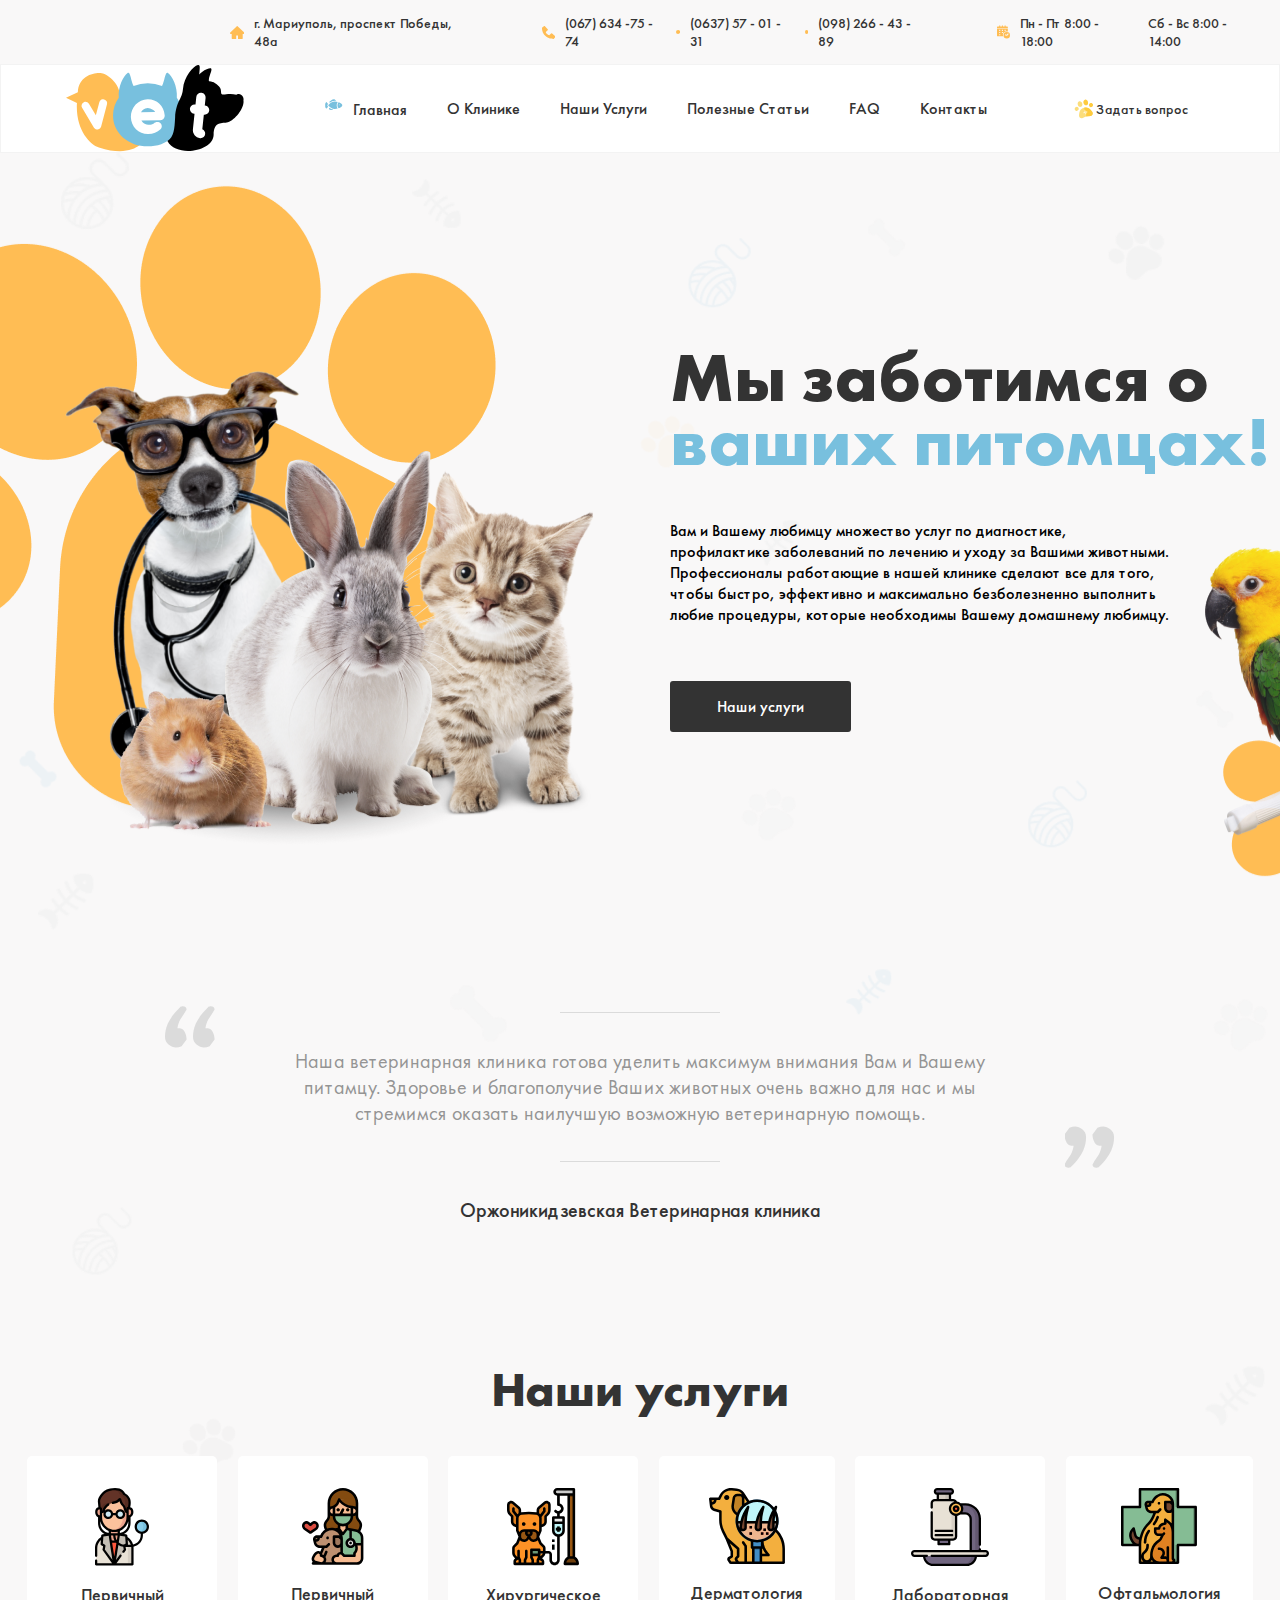
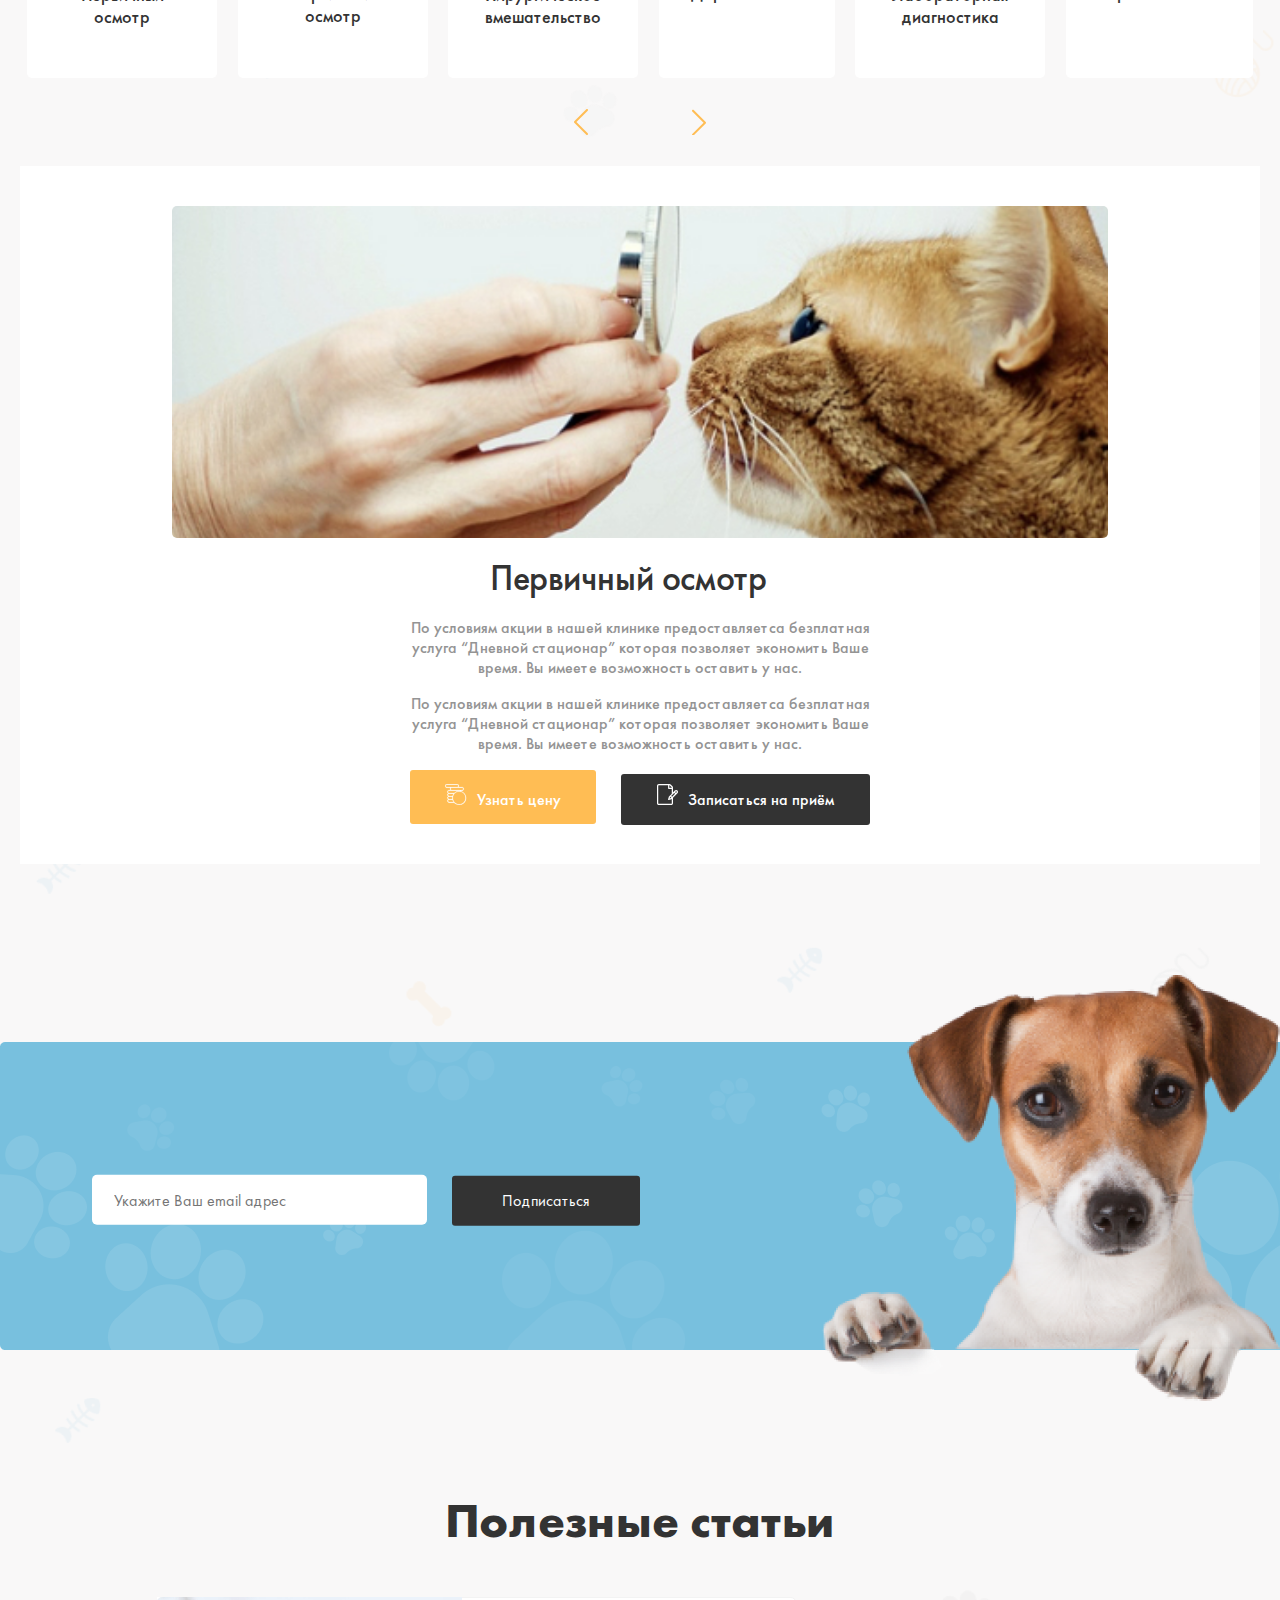
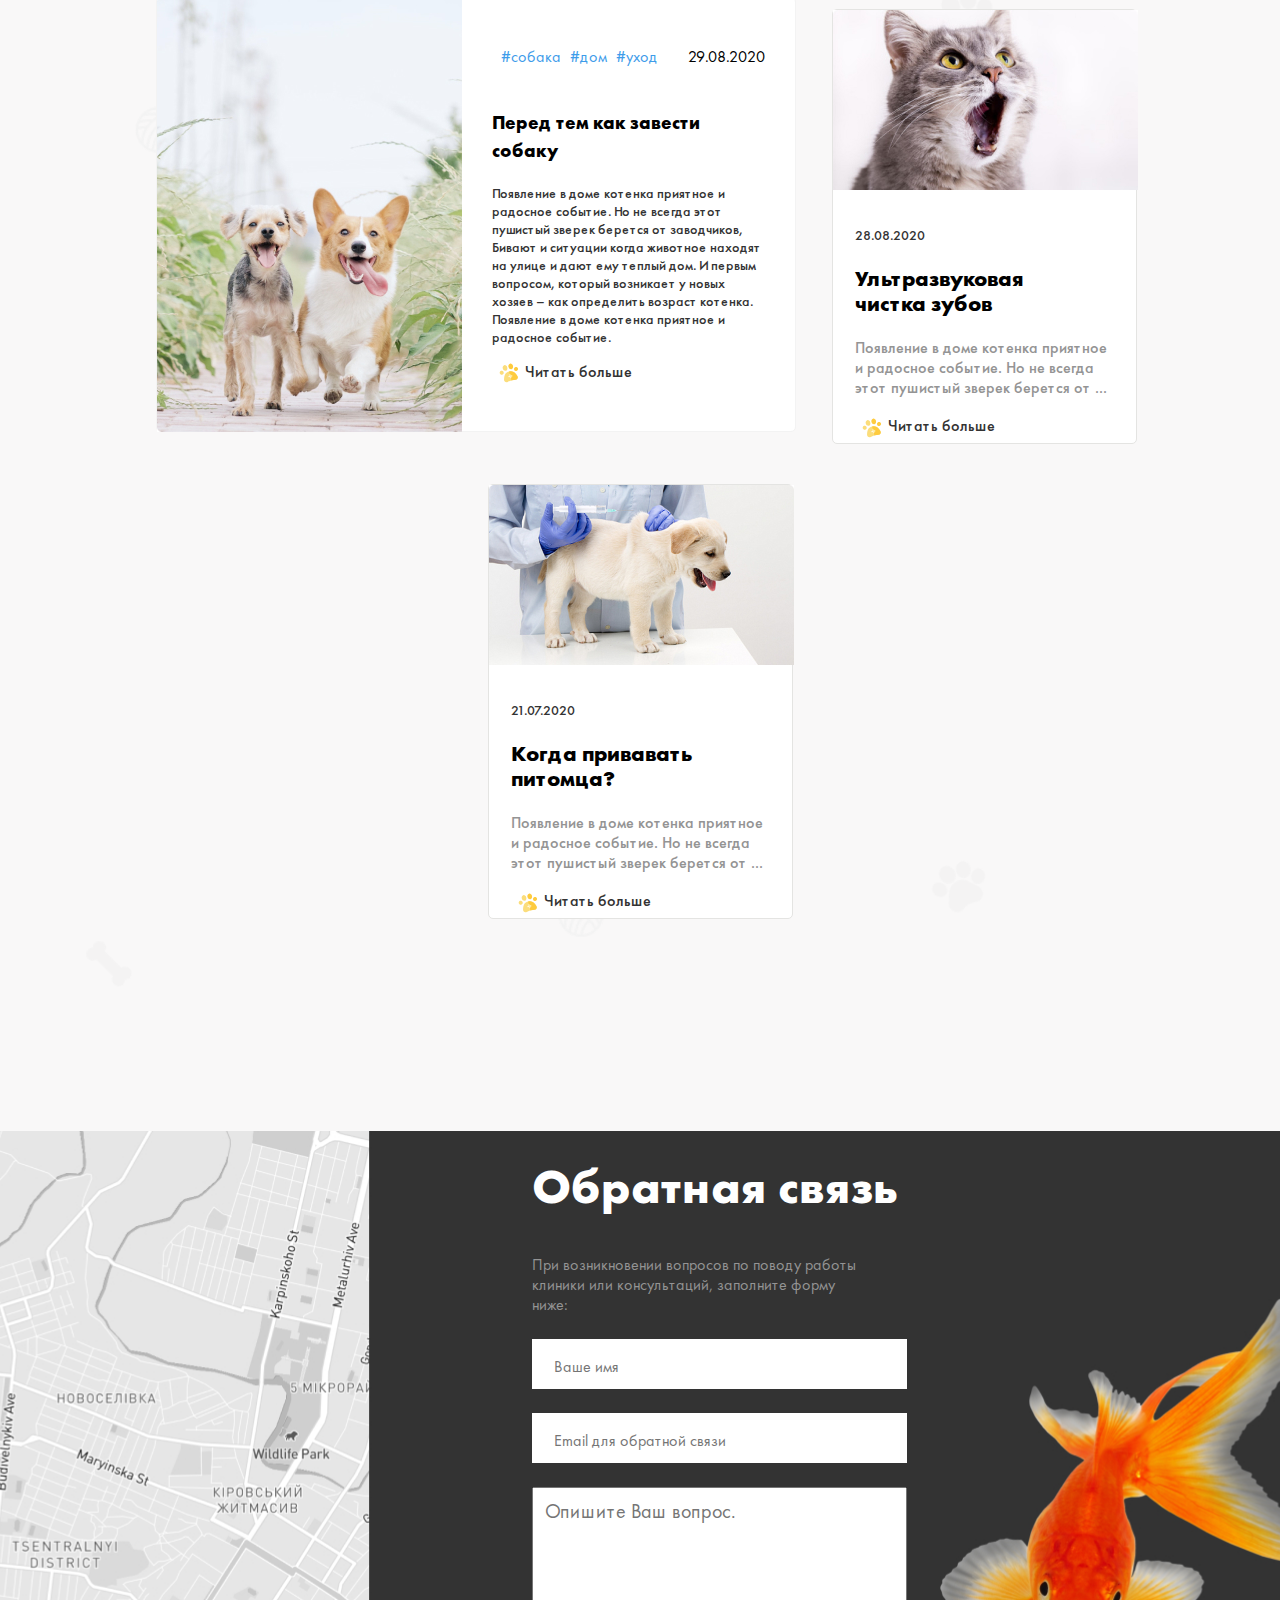
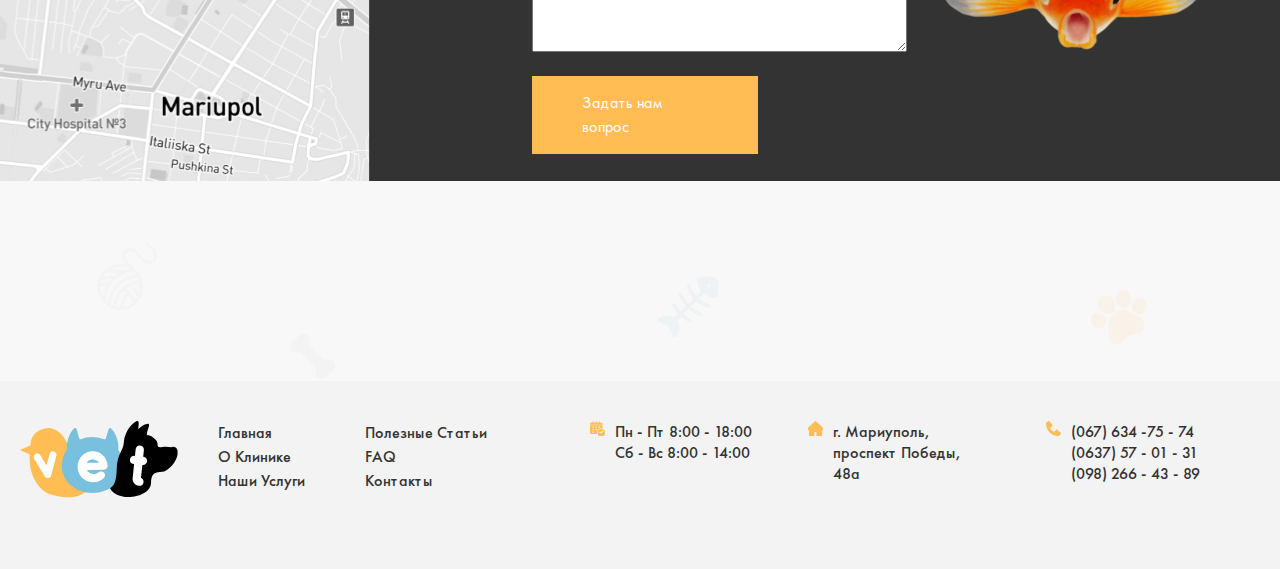
<file: index.html>
<!DOCTYPE html>
<html lang="en">
  <head>
    <meta charset="UTF-8" />
    <meta http-equiv="X-UA-Compatible" content="IE=edge" />
    <meta name="viewport" content="width=device-width, initial-scale=1.0" />
    <link rel="stylesheet" href="./css/main.min.css" />
    <title>Veterinary clinic</title>
  </head>

  <body>
    <header class="header">
      <div class="container">
        <div class="header-top">
          <p class="header-top__address">г. Мариуполь, проспект Победы, 48а</p>

          <span class="header-top__phone">
            <p class="header-top__phone__first">(067) 634 -75 - 74</p>
            <p class="header-top__phone__second">(0637) 57 - 01 - 31</p>
            <p class="header-top__phone__second">(098) 266 - 43 - 89</p>
          </span>

          <span class="header-top__calendar">
            <p class="header-top__calendar__first">Пн - Пт 8:00 - 18:00</p>
            <p class="header-top__calendar__second">Сб - Вс 8:00 - 14:00</p>
          </span>
        </div>

        <!-- ========header-bottom============== -->
        <div class="header-bottom">
          <button class="hamburger-btn">
            <img src="./images/menu.svg" alt="hamburger menu" width="25" height="25" />
          </button>

          <a class="header-bottom__link" href="./index.html">
            <img
              class="header-bottom__logo-img"
              src="./images/logo.svg"
              alt="Site logo"
              width="178"
              height="87"
            />
          </a>

          <nav class="header-bottom__nav-bar">
            <ul class="header-bottom__ul">
              <li class="header-bottom__ul__item">
                <a
                  class="header-bottom__ul__link header-bottom__ul__link--active"
                  href="./index.html"
                  >Главная</a
                >
              </li>

              <li class="header-bottom__ul__item">
                <a class="header-bottom__ul__link" href="#">О Клинике</a>
              </li>

              <li class="header-bottom__ul__item">
                <a class="header-bottom__ul__link" href="./services.html">Наши Услуги</a>
              </li>

              <li class="header-bottom__ul__item">
                <a class="header-bottom__ul__link" href="#">Полезные Статьи</a>
              </li>

              <li class="header-bottom__ul__item">
                <a class="header-bottom__ul__link" href="./faq.html">FAQ</a>
              </li>

              <li class="header-bottom__ul__item">
                <a class="header-bottom__ul__link" href="./contact.html">Контакты</a>
              </li>
            </ul>
          </nav>

          <button class="header-bottom__button" type="button">
            <p class="header-bottom__button__parapraph">Задать вопрос</p>
          </button>
        </div>
      </div>
    </header>
    <!-- ============================ -->

    <main class="main">
      <section class="home-intro">
        <div class="container">
          <!-- <img
            class="intro-bg1"
            src="./images/intro-bg.png"
            alt="Intro background image"
            width="870"
            height="835"
          /> -->

          <div class="home-intro__container__div">
            <h1 class="site-heading">
              Мы заботимся о <span class="heading__span">ваших питомцах!</span>
            </h1>
            <p class="home-intro__text">
              Вам и Вашему любимцу множество услуг по диагностике, профилактике
              заболеваний по лечению и уходу за Вашими животными. Профессионалы работающие
              в нашей клинике сделают все для того, чтобы быстро, эффективно и максимально
              безболезненно выполнить любие процедуры, которые необходимы Вашему домашнему
              любимцу.
            </p>

            <a class="home-intro__link" href="#">Наши услуги</a>
          </div>
        </div>
      </section>

      <!-- =======section-one====== -->

      <section class="home-section-one">
        <div class="container">
          <h2 class="visually-hidden">About veterinary clinic</h2>
          <span class="span-line"></span>
          <p class="home-section-one__text">
            Наша ветеринарная клиника готова уделить максимум внимания Вам и Вашему
            питамцу. Здоровье и благополучие Ваших животных очень важно для нас и мы
            стремимся оказать наилучшую возможную ветеринарную помощь.
          </p>
          <span class="span-line"></span>

          <p class="home-section-one__paragraph">Оржоникидзевская Ветеринарная клиника</p>
        </div>
      </section>

      <!-- =====================section-two=================== -->

      <section class="home-services">
        <div class="container">
          <h2 class="home-services__heading">Наши услуги</h2>

          <div class="home-services__box1">
            <span class="home-services__box__span">
              <img src="./images/rasm1.svg" alt="img" width="54" height="78" />

              <p class="box__span__paragraph">Первичный осмотр</p>
            </span>
            <span class="home-services__box__span">
              <img src="./images/rasm2.svg" alt="img" width="62" height="77" />

              <p class="box__span__paragraph">Первичный осмотр</p>
            </span>
            <span class="home-services__box__span">
              <img src="./images/rasm3.svg" alt="img" width="72" height="78" />

              <p class="box__span__paragraph">Хирургическое вмешательство</p>
            </span>
            <span class="home-services__box__span">
              <img src="./images/rasm4.svg" alt="img" width="76" height="76" />

              <p class="box__span__paragraph">Дерматология</p>
            </span>
            <span class="home-services__box__span">
              <img src="./images/rasm5.svg" alt="img" width="78" height="78" />

              <p class="box__span__paragraph">Лабораторная диагностика</p>
            </span>
            <span class="home-services__box__span">
              <img src="./images/rasm6.svg" alt="img" width="76" height="76" />

              <p class="box__span__paragraph">Офтальмология</p>
            </span>
          </div>
          <button class="slayd-btn">
            <img
              class="slayd-btn__img"
              src="./images/strelka.svg"
              alt="strelka"
              width="14"
              height="26"
            />

            <img
              class="slayd-btn__img"
              src="./images/strelka1.svg"
              alt="strelka"
              width="14"
              height="26"
            />
          </button>
          <!-- ======================== -->
          <div class="home-services__box2">
            <img
              class="home-services__box2__img"
              src="./images/rasm-bg.jpg"
              alt="bg img"
              width="590"
              height="332"
            />

            <div class="home-services__box2__div">
              <h2 class="box2__div__heading">Первичный осмотр</h2>

              <p class="box2__div__text">
                По условиям акции в нашей клинике предоставляетса безплатная услуга
                “Дневной стационар” которая позволяет экономить Ваше время. Вы имеете
                возможность оставить у нас.
              </p>

              <p class="box2__div__text">
                По условиям акции в нашей клинике предоставляетса безплатная услуга
                “Дневной стационар” которая позволяет экономить Ваше время. Вы имеете
                возможность оставить у нас.
              </p>

              <span class="box2__div__span-box">
                <a class="box2__div__link1" href="#">Узнать цену</a>
                <a class="box2__div__link2" href="#">Записаться на приём</a>
              </span>
            </div>
          </div>
        </div>
      </section>
      <!-- ==============================section-three============================= -->
      <section class="home-email">
        <div class="container">
          <div class="home-email__wrapper">
            <form method="POST" class="home-form">
              <input
                type="text"
                class="home-form__input"
                placeholder="Укажите Ваш email адрес"
              />
              <button type="submit" class="home-form__submit">Подписаться</button>
            </form>
          </div>
        </div>
      </section>
      <!-- ==============================section-four============================= -->
      <section class="home-articles">
        <div class="container">
          <h2 class="home-articles__heading">Полезные статьи</h2>

          <div class="home-articles__wrapper">
            <!-- ======= -->
            <div class="home-articles__div1">
              <img
                class="home-articles__div1__img1"
                src="./images/home-articles1.jpg"
                alt="the cats img"
                width="305"
                height="180"
              />
              <span class="home-div1__wrapper">
                <p class="home-div1__wrapper__date">28.08.2020</p>

                <h3 class="home-div1__wrapper__heading">Ультразвуковая чистка зубов</h3>
                <p class="home-div1__wrapper__text">
                  Появление в доме котенка приятное и радосное событие. Но не всегда этот
                  пушистый зверек берется от ...
                </p>
                <button class="home-div1__wrapper__btn">
                  <img src="./images/pet.svg" alt="pet img" width="23" height="21" />
                  <span>Читать больше</span>
                </button>
              </span>
            </div>
            <!-- ============ -->
            <div class="home-articles__div2">
              <img
                class="home-artciles__div2__img"
                src="./images/home-articles2.jpg"
                width="305"
                height="435"
              />

              <span class="home-div2__wrapper">
                <ul class="home-div2__wrapper__list">
                  <li class="home-div2__wrapper__list__item">#собака</li>
                  <li class="home-div2__wrapper__list__item">#дом</li>
                  <li class="home-div2__wrapper__list__item">#уход</li>
                  <li class="home-div2__wrapper__list__item">29.08.2020</li>
                </ul>

                <h3 class="home-div2__wrapper__heading">Перед тем как завести собаку</h3>
                <p class="home-div2__wrapper__text">
                  Появление в доме котенка приятное и радосное событие. Но не всегда этот
                  пушистый зверек берется от заводчиков, Бивают и ситуации когда животное
                  находят на улице и дают ему теплый дом. И первым вопросом, который
                  возникает у новых хозяев – как определить возраст котенка. Появление в
                  доме котенка приятное и радосное событие.
                </p>
                <button class="home-div1__wrapper__btn">
                  <img src="./images/pet.svg" alt="pet img" width="23" height="21" />
                  <span>Читать больше</span>
                </button>
              </span>
            </div>
            <!-- =============== -->

            <div class="home-articles__div1">
              <img
                class="home-articles__div1__img3"
                src="./images/home-articles3.jpg"
                alt="the cats img"
                width="305"
                height="180"
              />
              <span class="home-div1__wrapper">
                <p class="home-div1__wrapper__date">21.07.2020</p>

                <h3 class="home-div1__wrapper__heading">Когда привавать питомца?</h3>
                <p class="home-div1__wrapper__text">
                  Появление в доме котенка приятное и радосное событие. Но не всегда этот
                  пушистый зверек берется от ...
                </p>
                <button class="home-div1__wrapper__btn">
                  <img src="./images/pet.svg" alt="pet img" width="23" height="21" />
                  <span>Читать больше</span>
                </button>
              </span>
            </div>
          </div>
        </div>
      </section>

      <!-- ==========================section-five======================== -->

      <section class="home-feedback">
        <div class="container">
          <div class="home-feedback__wrapper">
            <form action="#" method="POST" class="home-feedback__form">
              <h2 class="home-feedback__form__heading">Обратная связь</h2>
              <p class="home-feedback__form__text">
                При возникновении вопросов по поводу работы клиники или консультаций,
                заполните форму ниже:
              </p>
              <input
                class="home-feedback__form__input"
                type="text"
                placeholder="Ваше имя"
              />
              <input
                class="home-feedback__form__input"
                type="text"
                placeholder="Email для обратной связи"
              />

              <textarea
                class="home-feedback__form__textarea"
                cols="30"
                rows="10"
                placeholder="Опишите Ваш вопрос."
              ></textarea>
              <a href="#" class="home-feedback__form__link">Задать нам вопрос</a>
            </form>
          </div>
        </div>
      </section>
    </main>
    <!-- ==============================footer====================== -->
    <footer class="footer">
      <div class="container">
        <div class="footer-left">
          <img
            class="footer-logo-img"
            src="./images/logo.svg"
            alt="footer logo"
            width="158"
            height="77"
          />
          <div class="footer-left__middle-box">
            <ul class="footer-left__list">
              <li class="footer-left__list-item">
                <a href="./index.html" class="footer-left__link">Главная</a>
              </li>

              <li class="footer-left__list-item">
                <a href="#" class="footer-left__link">О Клинике</a>
              </li>

              <li class="footer-left__list-item">
                <a href="./services.html" class="footer-left__link">Наши Услуги</a>
              </li>
            </ul>

            <ul class="footer-left__list">
              <li class="footer-left__list-item">
                <a href="#" class="footer-left__link">Полезные Статьи</a>
              </li>

              <li class="footer-left__list-item">
                <a href="./faq.html" class="footer-left__link">FAQ</a>
              </li>

              <li class="footer-left__list-item">
                <a href="./contact.html" class="footer-left__link">Контакты</a>
              </li>
            </ul>
          </div>
        </div>

        <div class="footer-right">
          <div class="footer-right__first-box">
            <img
              class="footer-right__box-img"
              src="./images/calendar.svg"
              alt="kalendar icon"
              width="15"
              height="15"
            />
            <div class="footer-right-b">
              <span class="footer-right__info">Пн - Пт 8:00 - 18:00</span>
              <span class="footer-right__info">Сб - Вс 8:00 - 14:00</span>
            </div>
          </div>

          <div class="footer-right__second-box">
            <img
              class="footer-right__box-img"
              src="./images/house.svg"
              alt="home icon"
              width="15"
              height="15"
            />
            <div class="footer-right-b">
              <span class="footer-right__info footer-right__info2"
                >г. Мариуполь, проспект Победы, 48а</span
              >
            </div>
          </div>

          <div class="footer-right__third-box">
            <img
              class="footer-right__box-img"
              src="./images/phone.svg"
              alt="phone icon"
              width="15"
              height="15"
            />
            <div class="footer-right-b">
              <span class="footer-right__info">(067) 634 -75 - 74</span>
              <span class="footer-right__info">(0637) 57 - 01 - 31</span>
              <span class="footer-right__info">(098) 266 - 43 - 89</span>
            </div>
          </div>
        </div>
      </div>
    </footer>

    <!-- ===============modal=================== -->

    <div class="modal">
      <div class="modal-inner">
        <button class="close-btn">
          <img src="./images/Vectorxx.svg" alt="close btn" width="18" height="18" />
        </button>

        <span class="modal__span1">
          <p class="modal__span1__paragraph">Авторизация:</p>

          <a href="#" class="modal__span1__google-link">
            <img
              class="google-icon"
              src="./images/google-icon.svg"
              alt="google icon"
              width="20"
              height="20"
            />
            <p class="google-link__paragraph">Войти через Google</p>
          </a>

          <a href="#" class="modal__span1__facebook-link">
            <img
              class="facebook-icon"
              src="./images/facebook-icon.svg"
              alt="google icon"
              width="20"
              height="20"
            />
            <p class="google-link__paragraph">Войти через Facebook</p>
          </a>
        </span>

        <span class="modal__span2">
          <h3 class="modal__span2__heading">Задать вопрос</h3>

          <form action="#" class="modal__span2__form">
            <input class="modal__span2__form__input" type="text" placeholder="Ваше имя" />

            <textarea
              class="modal__span2__form__textarea"
              cols="30"
              rows="10"
              placeholder="Опишите Ваш вопрос."
            ></textarea>

            <button type="submit" class="modal__span2__form__btn">Отправить</button>
          </form>
        </span>
      </div>
    </div>

    <script src="./js/modal.js"></script>
  </body>
</html>
</file>
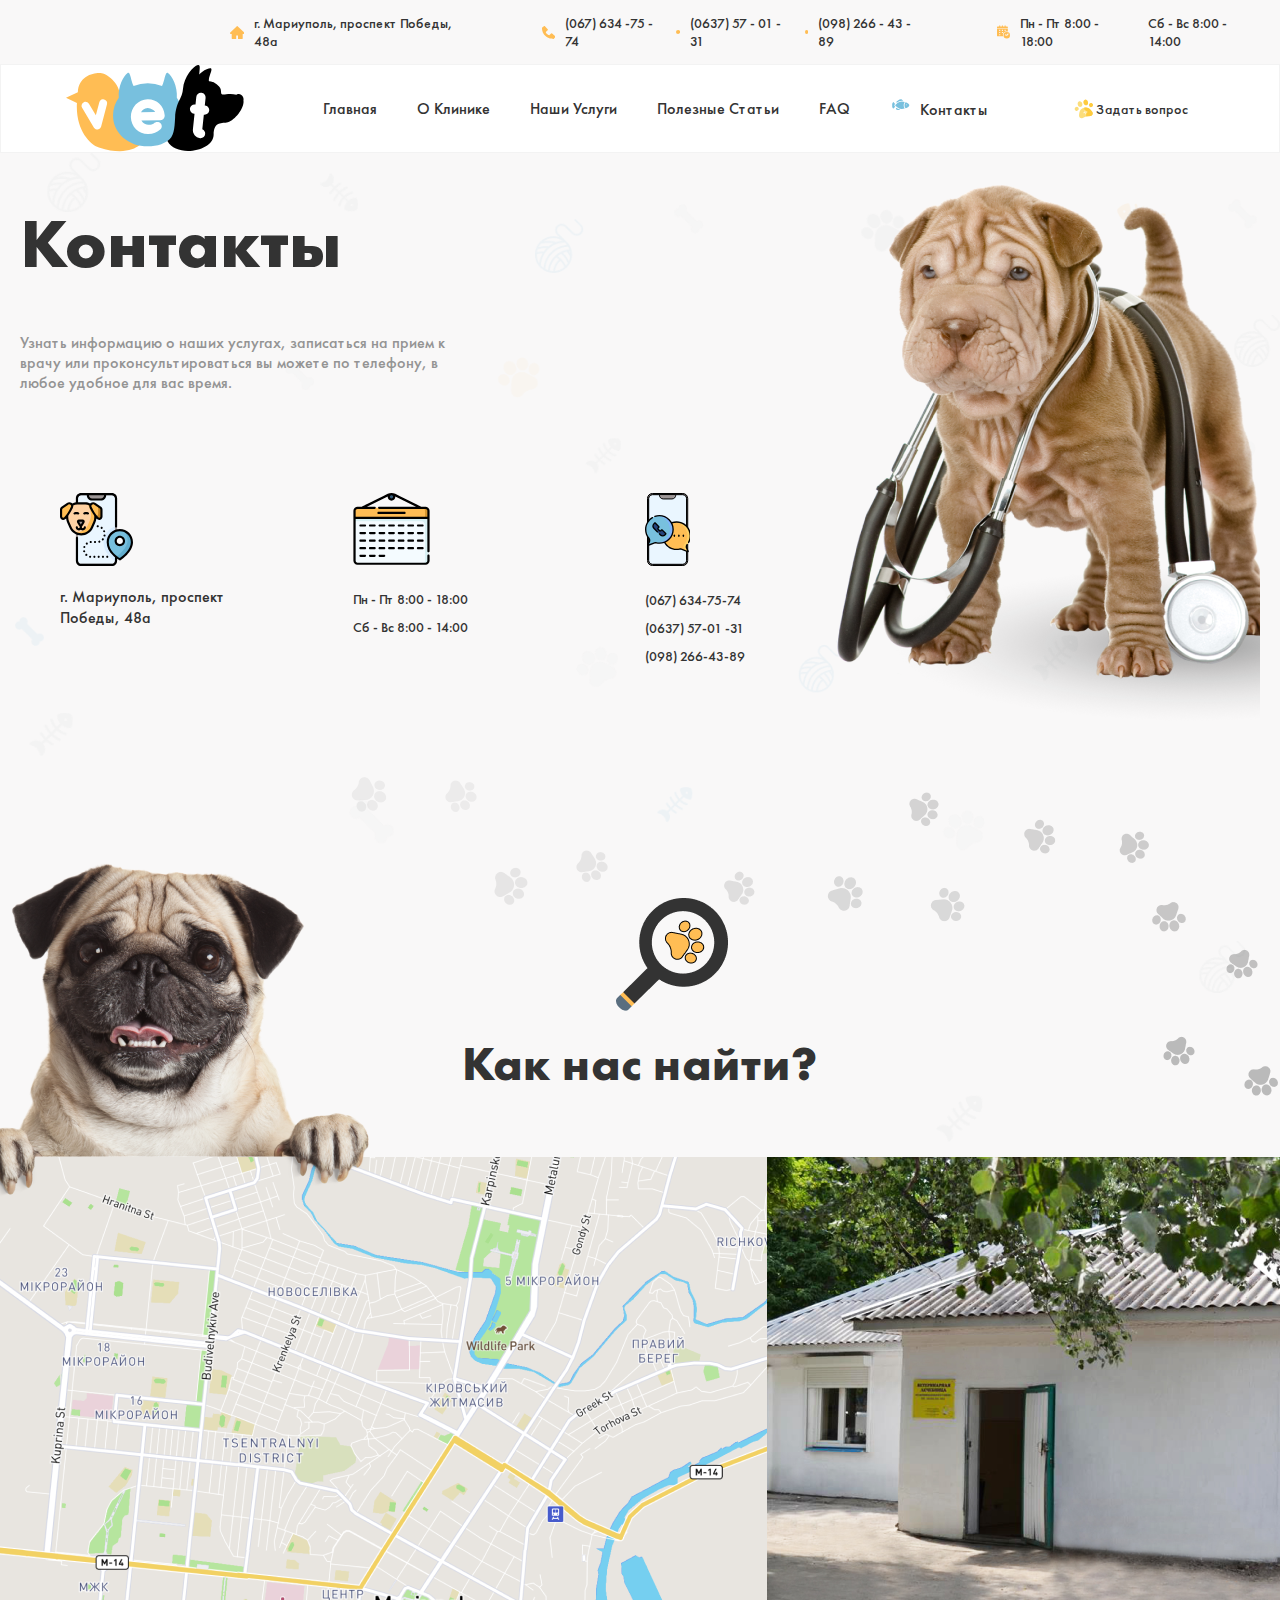
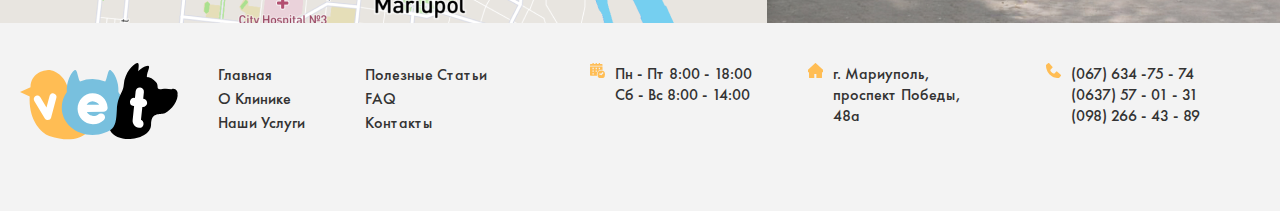
<file: contact.html>
<!DOCTYPE html>
<html lang="en">
  <head>
    <meta charset="UTF-8" />
    <meta http-equiv="X-UA-Compatible" content="IE=edge" />
    <meta name="viewport" content="width=device-width, initial-scale=1.0" />
    <link rel="stylesheet" href="./css/main.min.css" />
    <title>Contact</title>
  </head>

  <body>
    <header class="header">
      <div class="container">
        <div class="header-top">
          <p class="header-top__address">г. Мариуполь, проспект Победы, 48а</p>

          <span class="header-top__phone">
            <p class="header-top__phone__first">(067) 634 -75 - 74</p>
            <p class="header-top__phone__second">(0637) 57 - 01 - 31</p>
            <p class="header-top__phone__second">(098) 266 - 43 - 89</p>
          </span>

          <span class="header-top__calendar">
            <p class="header-top__calendar__first">Пн - Пт 8:00 - 18:00</p>
            <p class="header-top__calendar__second">Сб - Вс 8:00 - 14:00</p>
          </span>
        </div>

        <!-- ========header-bottom============== -->
        <div class="header-bottom">
          <button class="hamburger-btn">
            <img src="./images/menu.svg" alt="hamburger menu" width="25" height="25" />
          </button>

          <a class="header-bottom__link" href="./index.html">
            <img
              class="header-bottom__logo-img"
              src="./images/logo.svg"
              alt="Site logo"
              width="178"
              height="87"
            />
          </a>

          <nav class="header-bottom__nav-bar">
            <ul class="header-bottom__ul">
              <li class="header-bottom__ul__item">
                <a class="header-bottom__ul__link" href="./index.html">Главная</a>
              </li>

              <li class="header-bottom__ul__item">
                <a class="header-bottom__ul__link" href="#">О Клинике</a>
              </li>

              <li class="header-bottom__ul__item">
                <a class="header-bottom__ul__link" href="#">Наши Услуги</a>
              </li>

              <li class="header-bottom__ul__item">
                <a class="header-bottom__ul__link" href="#">Полезные Статьи</a>
              </li>

              <li class="header-bottom__ul__item">
                <a class="header-bottom__ul__link" href="./faq.html">FAQ</a>
              </li>

              <li class="header-bottom__ul__item">
                <a
                  class="header-bottom__ul__link header-bottom__ul__link--active"
                  href="./contact.html"
                  >Контакты</a
                >
              </li>
            </ul>
          </nav>

          <button class="header-bottom__button" type="button">
            <p class="header-bottom__button__parapraph">Задать вопрос</p>
          </button>
        </div>
      </div>
    </header>

    <!-- ===============main================= -->

    <main class="main">
      <section class="contact-intro">
        <div class="container">
          <div class="contact-intro__box">
            <h2 class="contact-intro__box__heading">Контакты</h2>

            <p class="contact-intro__box__text">
              Узнать информацию о наших услугах, записаться на прием к врачу или
              проконсультироваться вы можете по телефону, в любое удобное для вас время.
            </p>

            <ul class="contact-intro__box__ul">
              <li class="contact-intro__item">г. Мариуполь, проспект Победы, 48а</li>
              <li class="contact-intro__item">
                <p class="contact-intro__item__paragraph">Пн - Пт 8:00 - 18:00</p>
                <p class="contact-intro__item__paragraph">Сб - Вс 8:00 - 14:00</p>
              </li>
              <li class="contact-intro__item">
                <p class="contact-intro__item__paragraph">(067) 634-75-74</p>
                <p class="contact-intro__item__paragraph">(0637) 57-01 -31</p>
                <p class="contact-intro__item__paragraph">(098) 266-43-89</p>
              </li>
            </ul>
          </div>

          <div class="contact-intro__bg-wrapper"></div>
        </div>
      </section>

      <!-- ================= -->

      <section class="contact-search">
        <div class="container">
          <h2 class="contact-search__heading">Как нас найти?</h2>
        </div>
      </section>
    </main>
    <!-- ==============================footer====================== -->
    <footer class="footer">
      <div class="container">
        <div class="footer-left">
          <img
            class="footer-logo-img"
            src="./images/logo.svg"
            alt="footer logo"
            width="158"
            height="77"
          />
          <div class="footer-left__middle-box">
            <ul class="footer-left__list">
              <li class="footer-left__list-item">
                <a href="./index.html" class="footer-left__link">Главная</a>
              </li>

              <li class="footer-left__list-item">
                <a href="#" class="footer-left__link">О Клинике</a>
              </li>

              <li class="footer-left__list-item">
                <a href="./services.html" class="footer-left__link">Наши Услуги</a>
              </li>
            </ul>

            <ul class="footer-left__list">
              <li class="footer-left__list-item">
                <a href="#" class="footer-left__link">Полезные Статьи</a>
              </li>

              <li class="footer-left__list-item">
                <a href="./faq.html" class="footer-left__link">FAQ</a>
              </li>

              <li class="footer-left__list-item">
                <a href="./contact.html" class="footer-left__link">Контакты</a>
              </li>
            </ul>
          </div>
        </div>

        <div class="footer-right">
          <div class="footer-right__first-box">
            <img
              class="footer-right__box-img"
              src="./images/calendar.svg"
              alt="kalendar icon"
              width="15"
              height="15"
            />
            <div class="footer-right-b">
              <span class="footer-right__info">Пн - Пт 8:00 - 18:00</span>
              <span class="footer-right__info">Сб - Вс 8:00 - 14:00</span>
            </div>
          </div>

          <div class="footer-right__second-box">
            <img
              class="footer-right__box-img"
              src="./images/house.svg"
              alt="home icon"
              width="15"
              height="15"
            />
            <div class="footer-right-b">
              <span class="footer-right__info footer-right__info2"
                >г. Мариуполь, проспект Победы, 48а</span
              >
            </div>
          </div>

          <div class="footer-right__third-box">
            <img
              class="footer-right__box-img"
              src="./images/phone.svg"
              alt="phone icon"
              width="15"
              height="15"
            />
            <div class="footer-right-b">
              <span class="footer-right__info">(067) 634 -75 - 74</span>
              <span class="footer-right__info">(0637) 57 - 01 - 31</span>
              <span class="footer-right__info">(098) 266 - 43 - 89</span>
            </div>
          </div>
        </div>
      </div>
    </footer>

    <!-- ===============modal=================== -->

    <div class="modal">
      <div class="modal-inner">
        <button class="close-btn">
          <img src="./images/Vectorxx.svg" alt="close btn" width="18" height="18" />
        </button>

        <span class="modal__span1">
          <p class="modal__span1__paragraph">Авторизация:</p>

          <a href="#" class="modal__span1__google-link">
            <img
              class="google-icon"
              src="./images/google-icon.svg"
              alt="google icon"
              width="20"
              height="20"
            />
            <p class="google-link__paragraph">Войти через Google</p>
          </a>

          <a href="#" class="modal__span1__facebook-link">
            <img
              class="facebook-icon"
              src="./images/facebook-icon.svg"
              alt="google icon"
              width="20"
              height="20"
            />
            <p class="google-link__paragraph">Войти через Facebook</p>
          </a>
        </span>

        <span class="modal__span2">
          <h3 class="modal__span2__heading">Задать вопрос</h3>

          <form action="#" class="modal__span2__form">
            <input class="modal__span2__form__input" type="text" placeholder="Ваше имя" />

            <textarea
              class="modal__span2__form__textarea"
              cols="30"
              rows="10"
              placeholder="Опишите Ваш вопрос."
            ></textarea>

            <button type="submit" class="modal__span2__form__btn">Отправить</button>
          </form>
        </span>
      </div>
    </div>

    <script src="./js/modal.js"></script>
  </body>
</html>
</file>
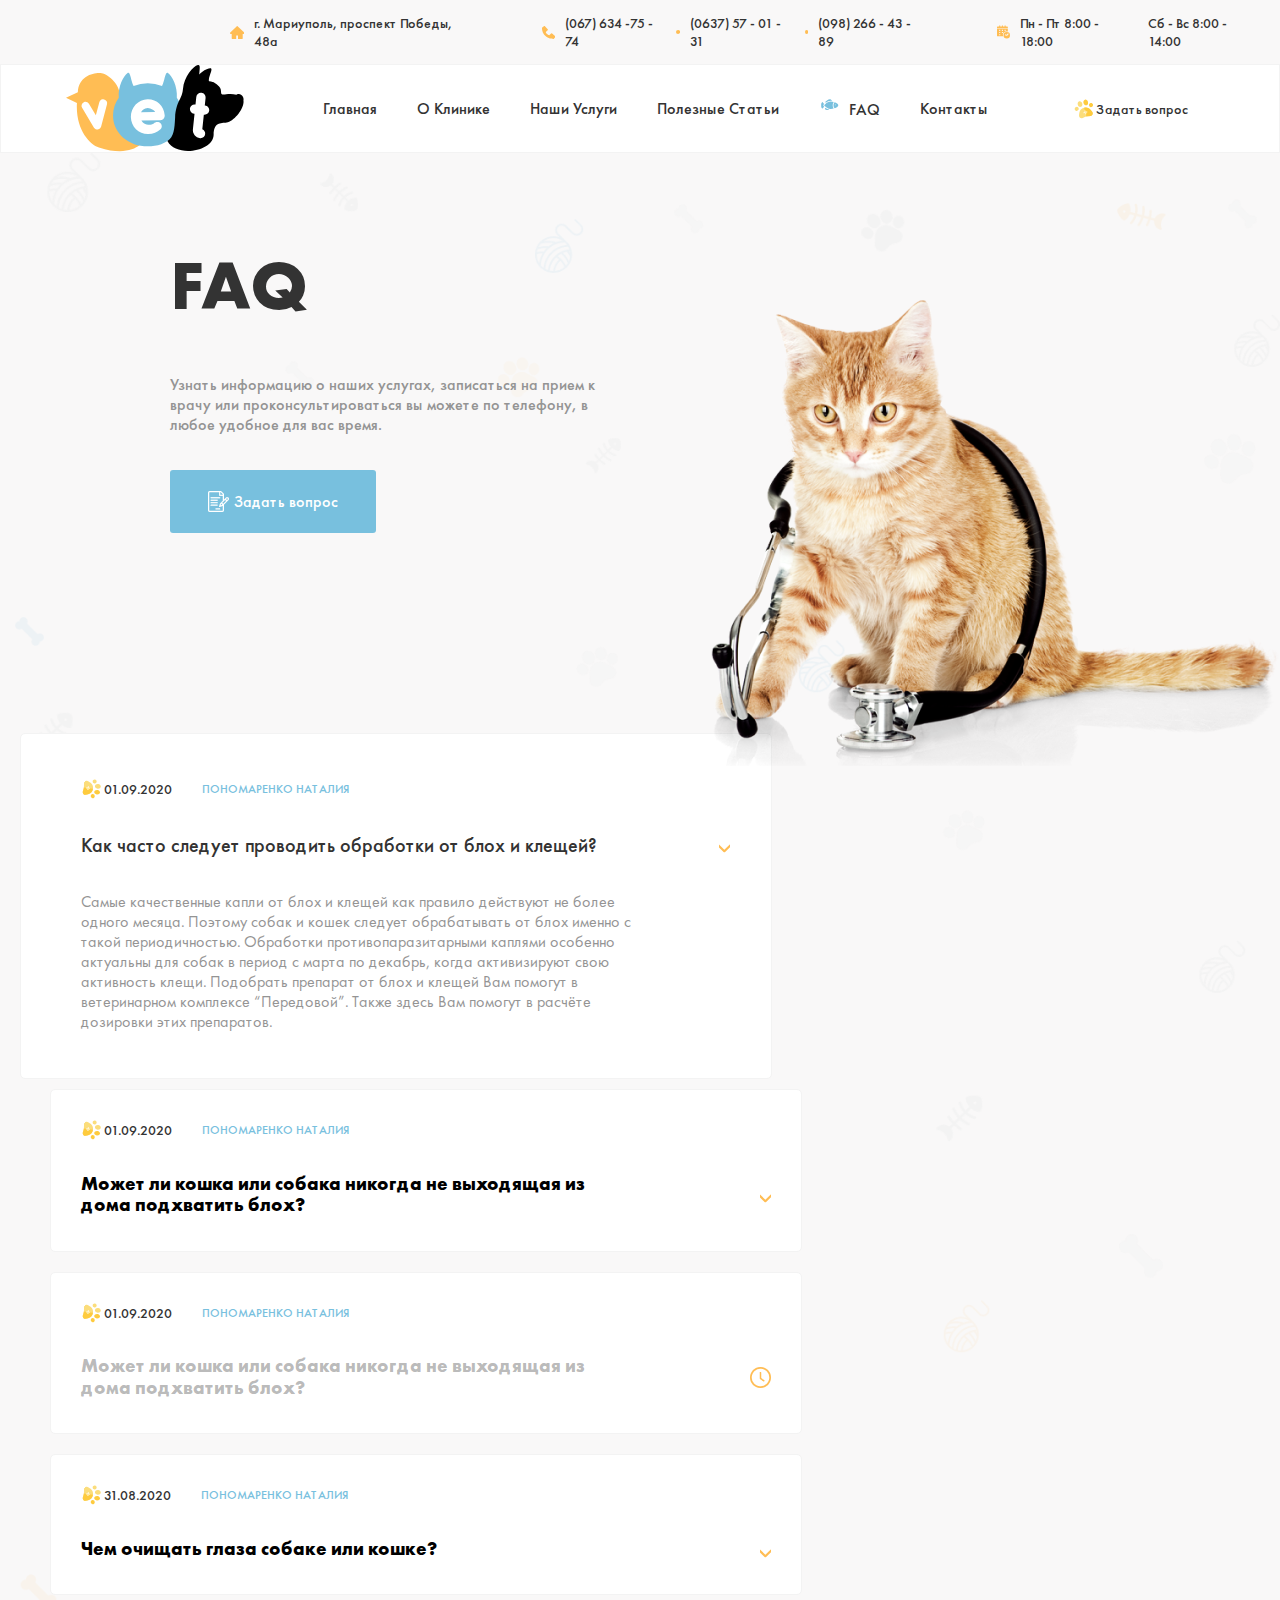
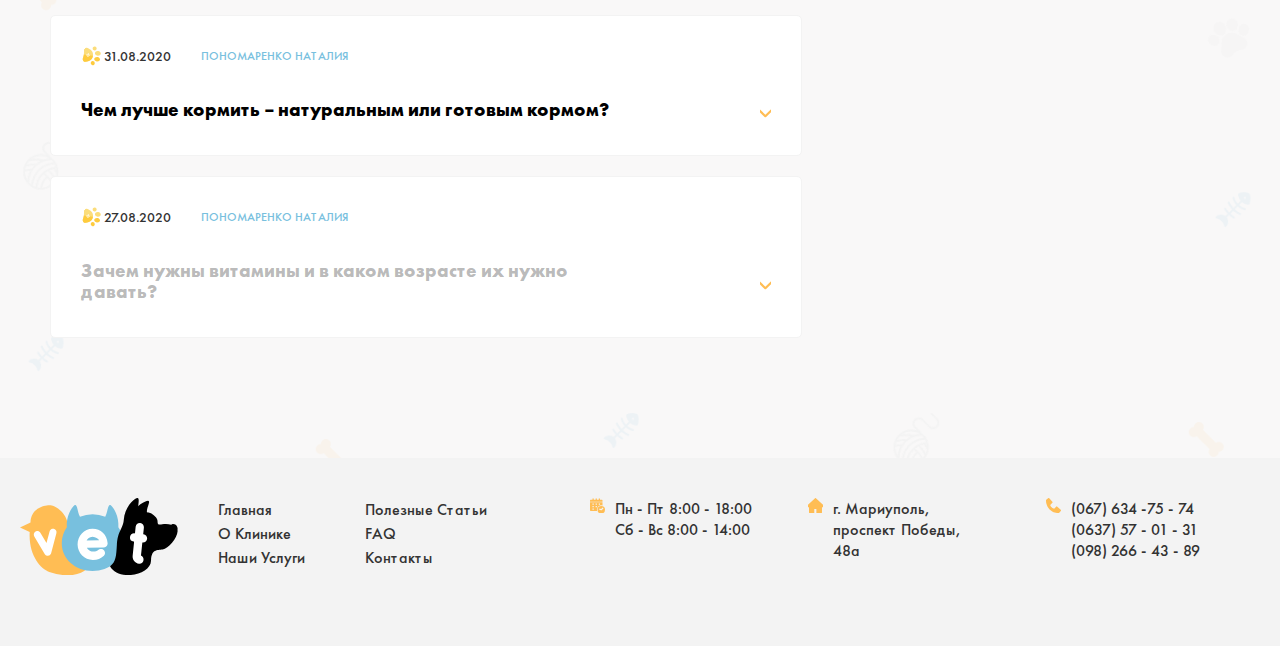
<file: faq.html>
<!DOCTYPE html>
<html lang="en">
  <head>
    <meta charset="UTF-8" />
    <meta http-equiv="X-UA-Compatible" content="IE=edge" />
    <meta name="viewport" content="width=device-width, initial-scale=1.0" />
    <link rel="stylesheet" href="./css/main.min.css" />
    <title>faq</title>
  </head>
  <body>
    <header class="header">
      <div class="container">
        <div class="header-top">
          <p class="header-top__address">г. Мариуполь, проспект Победы, 48а</p>

          <span class="header-top__phone">
            <p class="header-top__phone__first">(067) 634 -75 - 74</p>
            <p class="header-top__phone__second">(0637) 57 - 01 - 31</p>
            <p class="header-top__phone__second">(098) 266 - 43 - 89</p>
          </span>

          <span class="header-top__calendar">
            <p class="header-top__calendar__first">Пн - Пт 8:00 - 18:00</p>
            <p class="header-top__calendar__second">Сб - Вс 8:00 - 14:00</p>
          </span>
        </div>

        <!-- ========header-bottom============== -->
        <div class="header-bottom">
          <button class="hamburger-btn">
            <img src="./images/menu.svg" alt="hamburger menu" width="25" height="25" />
          </button>

          <a class="header-bottom__link" href="./index.html">
            <img
              class="header-bottom__logo-img"
              src="./images/logo.svg"
              alt="Site logo"
              width="178"
              height="87"
            />
          </a>

          <nav class="header-bottom__nav-bar">
            <ul class="header-bottom__ul">
              <li class="header-bottom__ul__item">
                <a class="header-bottom__ul__link" href="./index.html">Главная</a>
              </li>

              <li class="header-bottom__ul__item">
                <a class="header-bottom__ul__link" href="#">О Клинике</a>
              </li>

              <li class="header-bottom__ul__item">
                <a class="header-bottom__ul__link" href="./services.html">Наши Услуги</a>
              </li>

              <li class="header-bottom__ul__item">
                <a class="header-bottom__ul__link" href="#">Полезные Статьи</a>
              </li>

              <li class="header-bottom__ul__item">
                <a
                  class="header-bottom__ul__link header-bottom__ul__link--active"
                  href="faq.html"
                  >FAQ</a
                >
              </li>

              <li class="header-bottom__ul__item">
                <a class="header-bottom__ul__link" href="./contact.html">Контакты</a>
              </li>
            </ul>
          </nav>

          <button class="header-bottom__button" type="button">
            <p class="header-bottom__button__parapraph">Задать вопрос</p>
          </button>
        </div>
      </div>
    </header>
    <!-- ===================================site main==================== -->

    <main class="main">
      <section class="faq-intro">
        <div class="container">
          <div class="faq-intro__wrapper">
            <h2 class="faq-intro__wrapper__heading">FAQ</h2>
            <p class="faq-intro__wrapper__text">
              Узнать информацию о наших услугах, записаться на прием к врачу или
              проконсультироваться вы можете по телефону, в любое удобное для вас время.
            </p>

            <button type="button" class="faq-intro__wrapper__btn">
              <img
                src="./images/faq-intro1.png"
                alt="Faq intro btn img"
                width="21"
                height="21"
              />
              <p>Задать вопрос</p>
            </button>
          </div>
        </div>
      </section>

      <!-- =========================section-one================= -->
      <section class="faq-questions">
        <div class="container">
          <div class="faq-questions__wrapper">
            <button class="faq-questions__wrapper__btn1" type="button">
              <span class="faq-questions__wrapper__btn1__span">
                <p class="faq-questions__wrapper__btn1__date">01.09.2020</p>
                <p class="faq-questions__wrapper__btn1__paragraph">Пономаренко Наталия</p>
              </span>
              <span class="faq-questions__wrapper__btn1__span">
                <h3 class="faq-questions__wrapper__btn1__heading">
                  Как часто следует проводить обработки от блох и клещей?
                </h3>
                <img
                  class="faq-questions__wrapper__btn1__img"
                  src="./images/faq-questions2.svg"
                  alt="shape"
                  width="11"
                  height="16"
                />
              </span>
              <p class="faq-questions__wrapper__btn1__text">
                Самые качественные капли от блох и клещей как правило действуют не более
                одного месяца. Поэтому собак и кошек следует обрабатывать от блох именно с
                такой периодичностью. Обработки противопаразитарными каплями особенно
                актуальны для собак в период с марта по декабрь, когда активизируют свою
                активность клещи. Подобрать препарат от блох и клещей Вам помогут в
                ветеринарном комплексе “Передовой”. Также здесь Вам помогут в расчёте
                дозировки этих препаратов.
              </p>
            </button>

            <!-- =========== -->
            <button class="faq-questions__wrapper__btn2">
              <span class="faq-questions__wrapper__btn1__span">
                <p class="faq-questions__wrapper__btn1__date">01.09.2020</p>
                <p class="faq-questions__wrapper__btn1__paragraph">Пономаренко Наталия</p>
              </span>
              <span class="faq-questions__wrapper__btn1__span">
                <h3 class="faq-questions__wrapper__btn2__heading">
                  Может ли кошка или собака никогда не выходящая из дома подхватить блох?
                </h3>
                <img
                  class="faq-questions__wrapper__btn1__img"
                  src="./images/faq-questions2.svg"
                  alt="shape"
                  width="11"
                  height="16"
                />
              </span>
            </button>
            <!-- ================ -->
            <button class="faq-questions__wrapper__btn2" disabled>
              <span class="faq-questions__wrapper__btn1__span">
                <p class="faq-questions__wrapper__btn1__date">01.09.2020</p>
                <p class="faq-questions__wrapper__btn1__paragraph">Пономаренко Наталия</p>
              </span>
              <span class="faq-questions__wrapper__btn1__span">
                <h3 class="faq-questions__wrapper__btn2__heading">
                  Может ли кошка или собака никогда не выходящая из дома подхватить блох?
                </h3>
                <img
                  class="faq-questions__wrapper__btn1__img"
                  src="./images/faq-questions1.png"
                  alt="shape"
                  width="21"
                  height="21"
                />
              </span>
            </button>
            <!-- ================ -->
            <button class="faq-questions__wrapper__btn2">
              <span class="faq-questions__wrapper__btn1__span">
                <p class="faq-questions__wrapper__btn1__date">31.08.2020</p>
                <p class="faq-questions__wrapper__btn1__paragraph">Пономаренко Наталия</p>
              </span>
              <span class="faq-questions__wrapper__btn1__span">
                <h3 class="faq-questions__wrapper__btn2__heading">
                  Чем очищать глаза собаке или кошке?
                </h3>
                <img
                  class="faq-questions__wrapper__btn1__img"
                  src="./images/faq-questions2.svg"
                  alt="shape"
                  width="11"
                  height="16"
                />
              </span>
            </button>

            <!-- ================ -->
            <button class="faq-questions__wrapper__btn2">
              <span class="faq-questions__wrapper__btn1__span">
                <p class="faq-questions__wrapper__btn1__date">31.08.2020</p>
                <p class="faq-questions__wrapper__btn1__paragraph">Пономаренко Наталия</p>
              </span>
              <span class="faq-questions__wrapper__btn1__span">
                <h3 class="faq-questions__wrapper__btn2__heading">
                  Чем лучше кормить – натуральным или готовым кормом?
                </h3>
                <img
                  class="faq-questions__wrapper__btn1__img"
                  src="./images/faq-questions2.svg"
                  alt="shape"
                  width="11"
                  height="16"
                />
              </span>
            </button>

            <!-- ================ -->
            <button class="faq-questions__wrapper__btn2" disabled>
              <span class="faq-questions__wrapper__btn1__span">
                <p class="faq-questions__wrapper__btn1__date">27.08.2020</p>
                <p class="faq-questions__wrapper__btn1__paragraph">Пономаренко Наталия</p>
              </span>
              <span class="faq-questions__wrapper__btn1__span">
                <h3 class="faq-questions__wrapper__btn2__heading">
                  Зачем нужны витамины и в каком возрасте их нужно давать?
                </h3>
                <img
                  class="faq-questions__wrapper__btn1__img"
                  src="./images/faq-questions2.svg"
                  alt="shape"
                  width="11"
                  height="16"
                />
              </span>
            </button>
          </div>
        </div>
      </section>
    </main>

    <!-- ==============================footer====================== -->
    <footer class="footer">
      <div class="container">
        <div class="footer-left">
          <img
            class="footer-logo-img"
            src="./images/logo.svg"
            alt="footer logo"
            width="158"
            height="77"
          />
          <div class="footer-left__middle-box">
            <ul class="footer-left__list">
              <li class="footer-left__list-item">
                <a href="./index.html" class="footer-left__link">Главная</a>
              </li>

              <li class="footer-left__list-item">
                <a href="#" class="footer-left__link">О Клинике</a>
              </li>

              <li class="footer-left__list-item">
                <a href="./services.html" class="footer-left__link">Наши Услуги</a>
              </li>
            </ul>

            <ul class="footer-left__list">
              <li class="footer-left__list-item">
                <a href="#" class="footer-left__link">Полезные Статьи</a>
              </li>

              <li class="footer-left__list-item">
                <a href="./faq.html" class="footer-left__link">FAQ</a>
              </li>

              <li class="footer-left__list-item">
                <a href="./contact.html" class="footer-left__link">Контакты</a>
              </li>
            </ul>
          </div>
        </div>

        <div class="footer-right">
          <div class="footer-right__first-box">
            <img
              class="footer-right__box-img"
              src="./images/calendar.svg"
              alt="kalendar icon"
              width="15"
              height="15"
            />
            <div class="footer-right-b">
              <span class="footer-right__info">Пн - Пт 8:00 - 18:00</span>
              <span class="footer-right__info">Сб - Вс 8:00 - 14:00</span>
            </div>
          </div>

          <div class="footer-right__second-box">
            <img
              class="footer-right__box-img"
              src="./images/house.svg"
              alt="home icon"
              width="15"
              height="15"
            />
            <div class="footer-right-b">
              <span class="footer-right__info footer-right__info2"
                >г. Мариуполь, проспект Победы, 48а</span
              >
            </div>
          </div>

          <div class="footer-right__third-box">
            <img
              class="footer-right__box-img"
              src="./images/phone.svg"
              alt="phone icon"
              width="15"
              height="15"
            />
            <div class="footer-right-b">
              <span class="footer-right__info">(067) 634 -75 - 74</span>
              <span class="footer-right__info">(0637) 57 - 01 - 31</span>
              <span class="footer-right__info">(098) 266 - 43 - 89</span>
            </div>
          </div>
        </div>
      </div>
    </footer>

    <!-- ===============modal=================== -->

    <div class="modal">
      <div class="modal-inner">
        <button class="close-btn">
          <img src="./images/Vectorxx.svg" alt="close btn" width="18" height="18" />
        </button>

        <span class="modal__span1">
          <p class="modal__span1__paragraph">Авторизация:</p>

          <a href="#" class="modal__span1__google-link">
            <img
              class="google-icon"
              src="./images/google-icon.svg"
              alt="google icon"
              width="20"
              height="20"
            />
            <p class="google-link__paragraph">Войти через Google</p>
          </a>

          <a href="#" class="modal__span1__facebook-link">
            <img
              class="facebook-icon"
              src="./images/facebook-icon.svg"
              alt="google icon"
              width="20"
              height="20"
            />
            <p class="google-link__paragraph">Войти через Facebook</p>
          </a>
        </span>

        <span class="modal__span2">
          <h3 class="modal__span2__heading">Задать вопрос</h3>

          <form action="#" class="modal__span2__form">
            <input class="modal__span2__form__input" type="text" placeholder="Ваше имя" />

            <textarea
              class="modal__span2__form__textarea"
              cols="30"
              rows="10"
              placeholder="Опишите Ваш вопрос."
            ></textarea>

            <button type="submit" class="modal__span2__form__btn">Отправить</button>
          </form>
        </span>
      </div>
    </div>

    <script src="./js/modal.js"></script>
  </body>
</html>
</file>
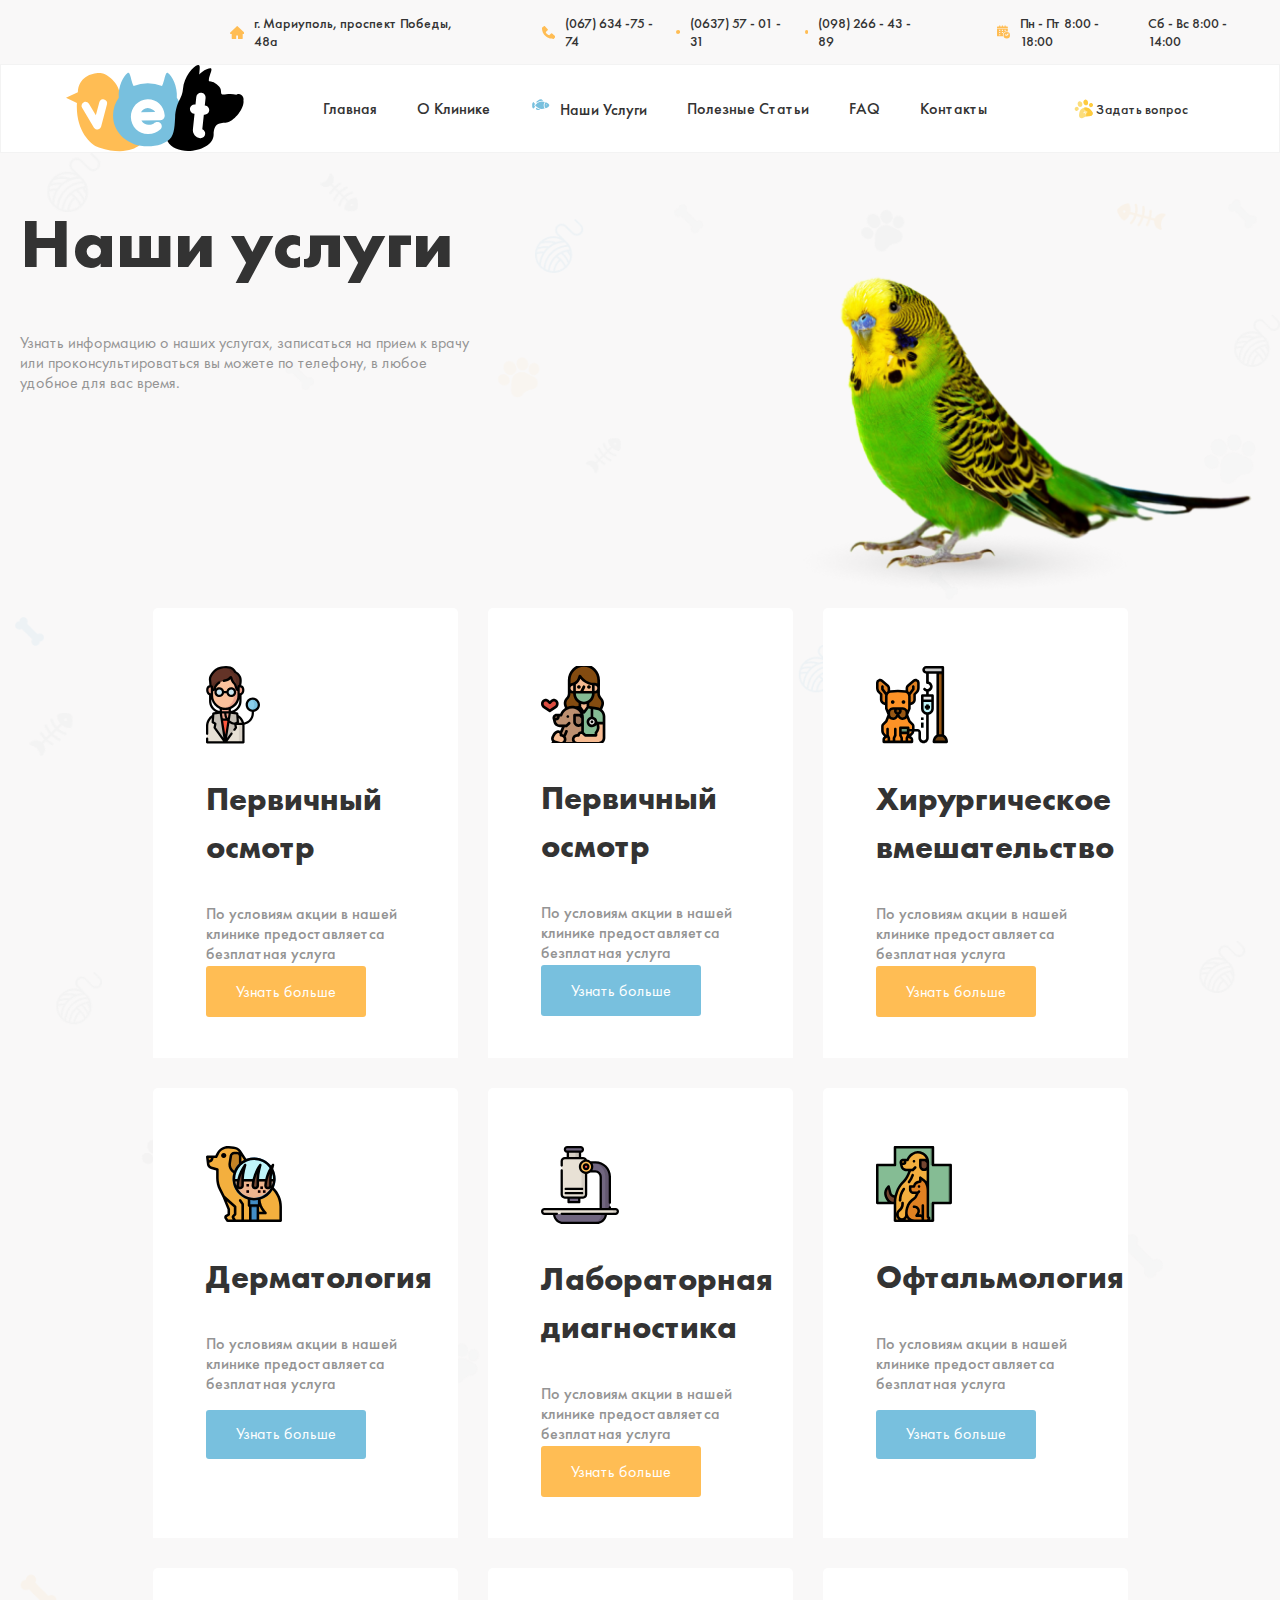
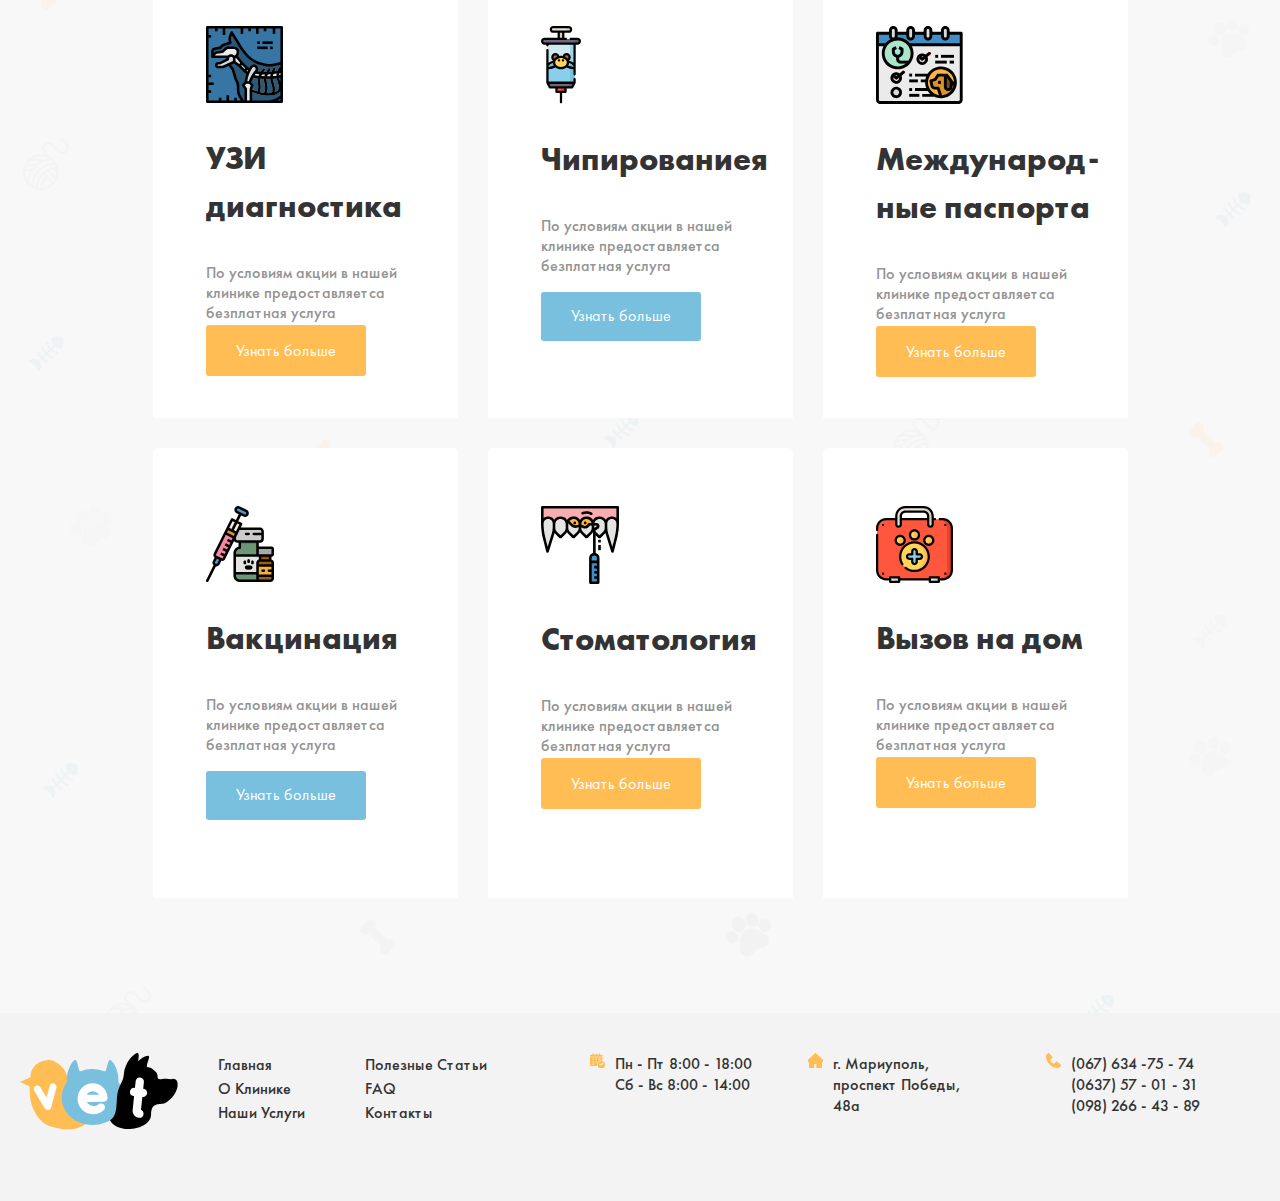
<file: services.html>
<!DOCTYPE html>
<html lang="en">
  <head>
    <meta charset="UTF-8" />
    <meta http-equiv="X-UA-Compatible" content="IE=edge" />
    <meta name="viewport" content="width=device-width, initial-scale=1.0" />
    <link rel="stylesheet" href="./css/main.min.css" />
    <title>Services</title>
  </head>
  <body>
    <header class="header">
      <div class="container">
        <div class="header-top">
          <p class="header-top__address">г. Мариуполь, проспект Победы, 48а</p>

          <span class="header-top__phone">
            <p class="header-top__phone__first">(067) 634 -75 - 74</p>
            <p class="header-top__phone__second">(0637) 57 - 01 - 31</p>
            <p class="header-top__phone__second">(098) 266 - 43 - 89</p>
          </span>

          <span class="header-top__calendar">
            <p class="header-top__calendar__first">Пн - Пт 8:00 - 18:00</p>
            <p class="header-top__calendar__second">Сб - Вс 8:00 - 14:00</p>
          </span>
        </div>

        <!-- ========header-bottom============== -->
        <div class="header-bottom">
          <button class="hamburger-btn">
            <img src="./images/menu.svg" alt="hamburger menu" width="25" height="25" />
          </button>

          <a class="header-bottom__link" href="./index.html">
            <img
              class="header-bottom__logo-img"
              src="./images/logo.svg"
              alt="Site logo"
              width="178"
              height="87"
            />
          </a>

          <nav class="header-bottom__nav-bar">
            <ul class="header-bottom__ul">
              <li class="header-bottom__ul__item">
                <a class="header-bottom__ul__link" href="./index.html">Главная</a>
              </li>

              <li class="header-bottom__ul__item">
                <a class="header-bottom__ul__link" href="#">О Клинике</a>
              </li>

              <li class="header-bottom__ul__item">
                <a
                  class="header-bottom__ul__link header-bottom__ul__link--active"
                  href="./services.html"
                  >Наши Услуги</a
                >
              </li>

              <li class="header-bottom__ul__item">
                <a class="header-bottom__ul__link" href="#">Полезные Статьи</a>
              </li>

              <li class="header-bottom__ul__item">
                <a class="header-bottom__ul__link" href="./faq.html">FAQ</a>
              </li>

              <li class="header-bottom__ul__item">
                <a class="header-bottom__ul__link" href="./contact.html">Контакты</a>
              </li>
            </ul>
          </nav>

          <button class="header-bottom__button" type="button">
            <p class="header-bottom__button__parapraph">Задать вопрос</p>
          </button>
        </div>
      </div>
    </header>

    <!-- =================main========================== -->

    <main class="main">
      <section class="services-intro">
        <div class="container">
          <div class="services-intor__wrapper">
            <h2 class="services-intro__heading">Наши услуги</h2>
            <p class="services-intro__text">
              Узнать информацию о наших услугах, записаться на прием к врачу или
              проконсультироваться вы можете по телефону, в любое удобное для вас время.
            </p>
          </div>
        </div>
      </section>
      <!-- =================section-one====================== -->

      <section class="services-services">
        <div class="container">
          <div class="services-services__div">
            <img
              class="services-services__div__img"
              src="./images/rasm1.svg"
              alt="img 1"
              width="54"
              height="78"
            />
            <h3 class="services-services__div__heading">Первичный осмотр</h3>
            <p class="services-services__div__text">
              По условиям акции в нашей клинике предоставляетса безплатная услуга
            </p>

            <a href="" class="services-services__div__btn--yellow"> Узнать больше </a>
          </div>

          <!-- ========2========= -->
          <div class="services-services__div">
            <img
              class="services-services__div__img"
              src="./images/rasm2.svg"
              alt="img 1"
              width="65"
              height="77"
            />
            <h3 class="services-services__div__heading">Первичный осмотр</h3>
            <p class="services-services__div__text">
              По условиям акции в нашей клинике предоставляетса безплатная услуга
            </p>

            <a href="" class="services-services__div__btn--blue"> Узнать больше </a>
          </div>
          <!-- ========3========= -->
          <div class="services-services__div">
            <img
              class="services-services__div__img"
              src="./images/rasm3.svg"
              alt="img 1"
              width="72"
              height="78"
            />
            <h3 class="services-services__div__heading">Хирургическое вмешательство</h3>
            <p class="services-services__div__text">
              По условиям акции в нашей клинике предоставляетса безплатная услуга
            </p>

            <a href="" class="services-services__div__btn--yellow"> Узнать больше </a>
          </div>
          <!-- ========4========= -->
          <div class="services-services__div">
            <img
              class="services-services__div__img"
              src="./images/rasm4.svg"
              alt="img 1"
              width="76"
              height="76"
            />
            <h3 class="services-services__div__heading">Дерматология</h3>
            <p class="services-services__div__text">
              По условиям акции в нашей клинике предоставляетса безплатная услуга
            </p>

            <button class="services-services__div__btn--blue" type="button">
              Узнать больше
            </button>
          </div>
          <!-- ========5========= -->
          <div class="services-services__div">
            <img
              class="services-services__div__img"
              src="./images/rasm5.svg"
              alt="img 1"
              width="78"
              height="78"
            />
            <h3 class="services-services__div__heading">Лабораторная диагностика</h3>
            <p class="services-services__div__text">
              По условиям акции в нашей клинике предоставляетса безплатная услуга
            </p>

            <a href="" class="services-services__div__btn--yellow"> Узнать больше </a>
          </div>
          <!-- ========6========= -->
          <div class="services-services__div">
            <img
              class="services-services__div__img"
              src="./images/rasm6.svg"
              alt="img 1"
              width="76"
              height="76"
            />
            <h3 class="services-services__div__heading">Офтальмология</h3>
            <p class="services-services__div__text">
              По условиям акции в нашей клинике предоставляетса безплатная услуга
            </p>

            <button class="services-services__div__btn--blue" type="button">
              Узнать больше
            </button>
          </div>
          <!-- ========7========= -->
          <div class="services-services__div">
            <img
              class="services-services__div__img"
              src="./images/rasm7.svg"
              alt="img 1"
              width="77"
              height="77"
            />
            <h3 class="services-services__div__heading">УЗИ диагностика</h3>
            <p class="services-services__div__text">
              По условиям акции в нашей клинике предоставляетса безплатная услуга
            </p>

            <a href="" class="services-services__div__btn--yellow"> Узнать больше </a>
          </div>
          <!-- ========8========= -->
          <div class="services-services__div">
            <img
              class="services-services__div__img"
              src="./images/rasm8.svg"
              alt="img 1"
              width="40"
              height="78"
            />
            <h3 class="services-services__div__heading">Чипированиея</h3>
            <p class="services-services__div__text">
              По условиям акции в нашей клинике предоставляетса безплатная услуга
            </p>

            <button class="services-services__div__btn--blue" type="button">
              Узнать больше
            </button>
          </div>
          <!-- ========9========= -->
          <div class="services-services__div">
            <img
              class="services-services__div__img"
              src="./images/rasm9.svg"
              alt="img 1"
              width="87"
              height="78"
            />
            <h3 class="services-services__div__heading">Международ- ные паспорта</h3>
            <p class="services-services__div__text">
              По условиям акции в нашей клинике предоставляетса безплатная услуга
            </p>

            <a href="" class="services-services__div__btn--yellow"> Узнать больше </a>
          </div>
          <!-- ========10========= -->
          <div class="services-services__div">
            <img
              class="services-services__div__img"
              src="./images/rasm10.svg"
              alt="img 1"
              width="68"
              height="77"
            />
            <h3 class="services-services__div__heading">Вакцинация</h3>
            <p class="services-services__div__text">
              По условиям акции в нашей клинике предоставляетса безплатная услуга
            </p>

            <button class="services-services__div__btn--blue" type="button">
              Узнать больше
            </button>
          </div>
          <!-- ========11========= -->
          <div class="services-services__div">
            <img
              class="services-services__div__img"
              src="./images/rasm11.svg"
              alt="img 1"
              width="78"
              height="78"
            />
            <h3 class="services-services__div__heading">Стоматология</h3>
            <p class="services-services__div__text">
              По условиям акции в нашей клинике предоставляетса безплатная услуга
            </p>

            <a href="" class="services-services__div__btn--yellow"> Узнать больше </a>
          </div>
          <!-- ========12========= -->
          <div class="services-services__div">
            <img
              class="services-services__div__img"
              src="./images/rasm12.svg"
              alt="img 1"
              width="77"
              height="77"
            />
            <h3 class="services-services__div__heading">Вызов на дом</h3>
            <p class="services-services__div__text">
              По условиям акции в нашей клинике предоставляетса безплатная услуга
            </p>

            <a href="" class="services-services__div__btn--yellow"> Узнать больше </a>
          </div>
        </div>
      </section>
    </main>

    <!-- ==============================footer====================== -->
    <footer class="footer">
      <div class="container">
        <div class="footer-left">
          <img
            class="footer-logo-img"
            src="./images/logo.svg"
            alt="footer logo"
            width="158"
            height="77"
          />
          <div class="footer-left__middle-box">
            <ul class="footer-left__list">
              <li class="footer-left__list-item">
                <a href="./index.html" class="footer-left__link">Главная</a>
              </li>

              <li class="footer-left__list-item">
                <a href="#" class="footer-left__link">О Клинике</a>
              </li>

              <li class="footer-left__list-item">
                <a href="./services.html" class="footer-left__link">Наши Услуги</a>
              </li>
            </ul>

            <ul class="footer-left__list">
              <li class="footer-left__list-item">
                <a href="#" class="footer-left__link">Полезные Статьи</a>
              </li>

              <li class="footer-left__list-item">
                <a href="./faq.html" class="footer-left__link">FAQ</a>
              </li>

              <li class="footer-left__list-item">
                <a href="./contact.html" class="footer-left__link">Контакты</a>
              </li>
            </ul>
          </div>
        </div>

        <div class="footer-right">
          <div class="footer-right__first-box">
            <img
              class="footer-right__box-img"
              src="./images/calendar.svg"
              alt="kalendar icon"
              width="15"
              height="15"
            />
            <div class="footer-right-b">
              <span class="footer-right__info">Пн - Пт 8:00 - 18:00</span>
              <span class="footer-right__info">Сб - Вс 8:00 - 14:00</span>
            </div>
          </div>

          <div class="footer-right__second-box">
            <img
              class="footer-right__box-img"
              src="./images/house.svg"
              alt="home icon"
              width="15"
              height="15"
            />
            <div class="footer-right-b">
              <span class="footer-right__info footer-right__info2"
                >г. Мариуполь, проспект Победы, 48а</span
              >
            </div>
          </div>

          <div class="footer-right__third-box">
            <img
              class="footer-right__box-img"
              src="./images/phone.svg"
              alt="phone icon"
              width="15"
              height="15"
            />
            <div class="footer-right-b">
              <span class="footer-right__info">(067) 634 -75 - 74</span>
              <span class="footer-right__info">(0637) 57 - 01 - 31</span>
              <span class="footer-right__info">(098) 266 - 43 - 89</span>
            </div>
          </div>
        </div>
      </div>
    </footer>
    <!-- ===============modal=================== -->

    <div class="modal">
      <div class="modal-inner">
        <button class="close-btn">
          <img src="./images/Vectorxx.svg" alt="close btn" width="18" height="18" />
        </button>

        <span class="modal__span1">
          <p class="modal__span1__paragraph">Авторизация:</p>

          <a href="#" class="modal__span1__google-link">
            <img
              class="google-icon"
              src="./images/google-icon.svg"
              alt="google icon"
              width="20"
              height="20"
            />
            <p class="google-link__paragraph">Войти через Google</p>
          </a>

          <a href="#" class="modal__span1__facebook-link">
            <img
              class="facebook-icon"
              src="./images/facebook-icon.svg"
              alt="google icon"
              width="20"
              height="20"
            />
            <p class="google-link__paragraph">Войти через Facebook</p>
          </a>
        </span>

        <span class="modal__span2">
          <h3 class="modal__span2__heading">Задать вопрос</h3>

          <form action="#" class="modal__span2__form">
            <input class="modal__span2__form__input" type="text" placeholder="Ваше имя" />

            <textarea
              class="modal__span2__form__textarea"
              cols="30"
              rows="10"
              placeholder="Опишите Ваш вопрос."
            ></textarea>

            <button type="submit" class="modal__span2__form__btn">Отправить</button>
          </form>
        </span>
      </div>
    </div>

    <script src="./js/modal.js"></script>
  </body>
</html>
</file>
<file: css/main.min.css>
html{-webkit-box-sizing:border-box;box-sizing:border-box}*,*::before,*::after{-webkit-box-sizing:inherit;box-sizing:inherit;scroll-behavior:smooth}.visually-hidden{position:absolute;white-space:nowrap;width:1px;height:1px;overflow:hidden;border:0;padding:0;clip:rect(0 0 0 0);-webkit-clip-path:inset(50%);clip-path:inset(50%);margin:-1px}body{height:100%;display:-webkit-box;display:-ms-flexbox;display:flex;-webkit-box-orient:vertical;-webkit-box-direction:normal;-ms-flex-direction:column;flex-direction:column;font-family:"Futura PT";font-size:16px;line-height:1.5}img{vertical-align:middle;-o-object-fit:cover;object-fit:cover}.container{width:100%;max-width:1400px;margin:0 auto;padding:0 20px}.main{background-image:url(../images/bg.png);background-size:cover;background-repeat:no-repeat;background-color:#f9f8f8}.footer{background-color:#f3f3f3}@font-face{font-family:"Futura PT";src:url("../fonts/FuturaPT-Bold.woff2") format("woff2"),url("../fonts/FuturaPT-Bold.woff") format("woff");font-weight:bold;font-style:normal;font-display:swap}@font-face{font-family:"Futura PT";src:url("../fonts/FuturaPT-Book.woff2") format("woff2"),url("../fonts/FuturaPT-Book.woff") format("woff");font-weight:normal;font-style:normal;font-display:swap}@font-face{font-family:"Futura PT";src:url("../fonts/FuturaPT-Medium.woff2") format("woff2"),url("../fonts/FuturaPT-Medium.woff") format("woff");font-weight:500;font-style:normal;font-display:swap}/*! normalize.css v8.0.1 | MIT License | github.com/necolas/normalize.css */html{line-height:1.15;-webkit-text-size-adjust:100%}body{margin:0}main{display:block}h1{font-size:2em;margin:0.67em 0}hr{-webkit-box-sizing:content-box;box-sizing:content-box;height:0;overflow:visible}pre{font-family:monospace, monospace;font-size:1em}a{background-color:transparent}abbr[title]{border-bottom:none;text-decoration:underline;-webkit-text-decoration:underline dotted;text-decoration:underline dotted}b,strong{font-weight:bolder}code,kbd,samp{font-family:monospace, monospace;font-size:1em}small{font-size:80%}sub,sup{font-size:75%;line-height:0;position:relative;vertical-align:baseline}sub{bottom:-0.25em}sup{top:-0.5em}img{border-style:none}button,input,optgroup,select,textarea{font-family:inherit;font-size:100%;line-height:1.15;margin:0}button,input{overflow:visible}button,select{text-transform:none}button,[type="button"],[type="reset"],[type="submit"]{-webkit-appearance:button}button::-moz-focus-inner,[type="button"]::-moz-focus-inner,[type="reset"]::-moz-focus-inner,[type="submit"]::-moz-focus-inner{border-style:none;padding:0}button:-moz-focusring,[type="button"]:-moz-focusring,[type="reset"]:-moz-focusring,[type="submit"]:-moz-focusring{outline:1px dotted ButtonText}fieldset{padding:0.35em 0.75em 0.625em}legend{-webkit-box-sizing:border-box;box-sizing:border-box;color:inherit;display:table;max-width:100%;padding:0;white-space:normal}progress{vertical-align:baseline}textarea{overflow:auto}[type="checkbox"],[type="radio"]{-webkit-box-sizing:border-box;box-sizing:border-box;padding:0}[type="number"]::-webkit-inner-spin-button,[type="number"]::-webkit-outer-spin-button{height:auto}[type="search"]{-webkit-appearance:textfield;outline-offset:-2px}[type="search"]::-webkit-search-decoration{-webkit-appearance:none}::-webkit-file-upload-button{-webkit-appearance:button;font:inherit}details{display:block}summary{display:list-item}template{display:none}[hidden]{display:none}.header{background-color:#f9f8f8;margin-bottom:89px}.header-top{display:block;display:-webkit-box;display:-ms-flexbox;display:flex;-webkit-box-align:center;-ms-flex-align:center;align-items:center;margin-left:210px}.header-top__phone{display:-webkit-box;display:-ms-flexbox;display:flex;-webkit-box-align:center;-ms-flex-align:center;align-items:center;margin-left:60px}.header-top__calendar{display:-webkit-box;display:-ms-flexbox;display:flex;-webkit-box-align:center;-ms-flex-align:center;align-items:center;margin-left:60px}p{font-family:"Futura PT";font-weight:500;font-size:14px;line-height:18px;display:-webkit-box;display:-ms-flexbox;display:flex;-webkit-box-align:center;-ms-flex-align:center;align-items:center;color:#333333}.header-top__address::before{content:"";width:14px;height:13px;background-image:url(../images/house.svg);background-size:cover;background-repeat:no-repeat;margin-right:10px}.header-top__phone__first:hover{color:#ffbd54;cursor:pointer}.header-top__phone__second:hover{color:#ffbd54;cursor:pointer}.header-top__phone__first:active{opacity:0.6;cursor:pointer}.header-top__phone__second:active{opacity:0.6;cursor:pointer}.header-top__phone__first::before{content:"";width:13px;height:13px;background-image:url(../images/phone.svg);background-size:cover;background-repeat:no-repeat;margin-right:10px;margin-left:10px}.header-top__phone__second::before{content:"";width:4px;height:4px;background-image:url(../images/nuqta.svg);background-size:cover;background-repeat:no-repeat;margin-right:10px;margin-left:10px}.header-top__calendar__first::before{content:"";width:14px;height:14px;background-image:url(../images/calendar.svg);background-size:cover;background-repeat:no-repeat;margin-right:10px;margin-left:10px}.header-top__calendar__second{margin-left:17px}@media only screen and (max-width: 1100px){.header-top{margin-left:auto}.header-top__phone{margin-left:20px}.header-top__calendar{margin-left:20px}}@media only screen and (max-width: 1020px){.header-top{display:block;display:-webkit-box;display:-ms-flexbox;display:flex;-webkit-box-orient:vertical;-webkit-box-direction:normal;-ms-flex-direction:column;flex-direction:column}.header p{margin:5px 0;text-align:center}}@media only screen and (max-width: 470px){.header-top__phone{display:-webkit-box;display:-ms-flexbox;display:flex;-webkit-box-orient:vertical;-webkit-box-direction:normal;-ms-flex-direction:column;flex-direction:column;margin:0 auto}}@media only screen and (max-width: 355px){.header p{font-size:16px;margin:7px 0}.header-top__calendar{display:-webkit-box;display:-ms-flexbox;display:flex;-webkit-box-orient:vertical;-webkit-box-direction:normal;-ms-flex-direction:column;flex-direction:column;margin:0 auto}}.header-bottom{display:-webkit-box;display:-ms-flexbox;display:flex;position:absolute;width:100%;left:0;-webkit-box-align:center;-ms-flex-align:center;align-items:center;background-color:#ffffff;border:1px solid #f3f3f3;background-size:cover;padding:0 65px}.header-bottom__nav-bar{margin:0 auto}.header-bottom__ul{display:-webkit-box;display:-ms-flexbox;display:flex;-webkit-box-align:center;-ms-flex-align:center;align-items:center;margin:0;padding:0;list-style-type:none}.header-bottom__ul__item{padding:20px}.header-bottom__logo-img:hover{opacity:0.8}.header-bottom__logo-img:active{opacity:0.6}.header-bottom__ul__link{font-family:"Futura PT";font-style:normal;font-weight:500;font-size:16px;line-height:21px;color:#333333;text-decoration:none}.header-bottom__ul__link:hover{-webkit-box-shadow:0px 3px #f4ffad;box-shadow:0px 3px #f4ffad}.header-bottom__ul__link:active{-webkit-box-shadow:0px 3px #f4ffad;box-shadow:0px 3px #f4ffad;opacity:0.6}.header-bottom__ul__link--active::before{display:inline-block;content:"";width:20px;height:20px;background-image:url(../images/fish.svg);background-size:cover;background-repeat:no-repeat;margin-right:10px}.header-bottom__span__parapraph{font-family:"Futura PT";font-style:normal;font-weight:500;font-size:16px;line-height:21px;text-align:right;color:#333333}.header-bottom__button{background-color:transparent;border:none;cursor:pointer;margin-right:20px}.header-bottom__button__parapraph::before{content:"";width:23px;height:21px;background-image:url(../images/pet.svg);background-size:cover;background-repeat:no-repeat}.hamburger-btn{display:none;background-color:transparent;border:none;cursor:pointer;padding:15px 15px}@media only screen and (max-width: 1220px){.header-bottom__nav-bar{margin-left:auto}}@media only screen and (max-width: 1200px){.header-bottom__ul__item{padding:13px}}@media only screen and (max-width: 1056px){.header-top{margin-bottom:20px}.header-bottom__nav-bar{display:none}.header-bottom__button{display:none}.hamburger-btn{display:block}.header-bottom__link{margin:0 auto}.header .header-bottom{-webkit-box-ordinal-group:-110;-ms-flex-order:-111;order:-111}.header-bottom__logo-img{position:absolute;-webkit-transform:translate(-100%, -50%);transform:translate(-100%, -50%);margin-left:90px}}@media only screen and (max-width: 700px){.header-bottom{padding:25px 25px}.header-bottom__logo-img{position:absolute;-webkit-transform:translate(-100%, -50%);transform:translate(-100%, -50%);width:150px;height:75px;margin:0 auto;margin-left:70px;margin-right:30px}.header-top{display:none}}@media only screen and (max-width: 600px){.header-bottom{padding:25px 20px}.header-bottom__logo-img{position:absolute;width:130px;height:62px;margin:0 auto;margin-left:30px;margin-right:10px;-webkit-transform:translate(-50%, -50%);transform:translate(-50%, -50%)}}@media only screen and (max-width: 425px){.header-bottom__logo-img{width:115px;height:57px;margin:0 10px;margin-left:-1px}}.home-intro{background-image:url(../images/bg3.png);background-position:center;background-size:auto;background-repeat:no-repeat}.home-intro .container{display:-webkit-box;display:-ms-flexbox;display:flex;padding:145px 0}.home-intro__container__div{width:100%;max-width:610px;margin-left:auto}.site-heading{font-weight:bold;font-size:70px;line-height:64px;color:#333333}.heading__span{color:#78c0de}.home-intro__text{width:100%;max-width:500px;font-size:16px;line-height:21px;color:black}.home-intro__link{display:inline-block;padding:15px 47px;text-decoration:none;font-weight:500;font-size:16px;line-height:21px;color:#ffffff;background-color:#333333;border-radius:3px;margin-top:40px}.home-intro__link:hover{background-color:#ffbd54}.home-intro__link:active{opacity:0.6}@media only screen and (max-width: 1000px){.home-intro .container{text-align:center;margin:0 auto;padding:40px 20px}.home-intro__container__div{margin:0 auto}.home-intro__text{margin:0 auto;text-align:center}}@media only screen and (max-width: 768px){.home-intro .container{padding:50px 20px}.home-intro{background-image:none}.site-heading{font-size:60px}}@media only screen and (max-width: 500px){.home-intro .container{padding:30px 20px}.site-heading{font-size:46px}}@media only screen and (max-width: 426px){.home-intro .container{padding:30px 20px;padding-top:60px}.site-heading{font-size:32px;margin:0}.heading__span{margin-bottom:100px}}.home-section-one .container{margin:0 auto;padding:100px 20px}.home-section-one__text{position:relative;width:100%;max-width:750px;font-weight:normal;font-size:20px;line-height:26px;text-align:center;color:#949494;margin:0 auto}.home-section-one__text::before{position:absolute;right:100%;top:0;content:"";width:50px;height:42px;background-image:url(../images/“.svg);background-repeat:no-repeat;background-position:left;-webkit-transform:translate(-100%, -100%);transform:translate(-100%, -100%)}.home-section-one__text::after{position:absolute;left:100%;bottom:0;content:"";width:50px;height:42px;background-image:url(../images/“1.svg);background-repeat:no-repeat;-webkit-transform:translate(100%, 100%);transform:translate(100%, 100%);background-position:right}.span-line{display:block;width:100%;max-width:160px;height:1px;background-color:#dbdbdb;margin:0 auto;margin-top:35px;margin-bottom:35px}.home-section-one__paragraph{display:block;font-weight:500;font-size:20px;line-height:26px;color:#333333;text-align:center;margin:0 auto}@media only screen and (max-width: 960px){.home-section-one__text::before{right:91%}.home-section-one__text::after{left:91%}}@media only screen and (max-width: 820px){.home-section-one__text::before{right:80%;-webkit-transform:translateY(-100%);transform:translateY(-100%)}.home-section-one__text::after{left:80%;-webkit-transform:translateY(100%);transform:translateY(100%)}}@media only screen and (max-width: 550px){.home-section-one .container{padding:20px 20px}.home-section-one__text::before{display:none}.home-section-one__text::after{display:none}}.home-services .home-services__box1{display:-webkit-box;display:-ms-flexbox;display:flex;position:relative;margin-bottom:30px}.home-services .home-services__box1::before{position:absolute;top:50%;right:100%;content:"";width:14px;height:26px;background-image:url(../images/strelka.svg);background-repeat:no-repeat;background-size:cover;-webkit-transform:translateX(-200%);transform:translateX(-200%)}.home-services .home-services__box1::after{position:absolute;top:50%;left:100%;content:"";width:14px;height:26px;background-image:url(../images/strelka1.svg);background-repeat:no-repeat;background-size:cover;-webkit-transform:translateX(200%);transform:translateX(200%)}.home-services__box__span{display:block;background-color:#ffffff;border:5px;text-align:center;padding:32px;margin:0 auto;border-radius:5px}.home-services__box__span:hover{opacity:0.8}.home-services__box__span:active{opacity:0.6}.home-services__box__span+.home-services__box__span{margin-left:13px}.home-services__heading{font-weight:bold;font-size:48px;line-height:54px;text-align:center;color:#333333}.box__span__paragraph{width:100%;max-width:126px;font-weight:500;font-size:18px;line-height:22px;display:-webkit-box;display:-ms-flexbox;display:flex;-webkit-box-align:center;-ms-flex-align:center;align-items:center;text-align:center;color:#333333}.slayd-btn{display:none;background-color:transparent;border:none;cursor:pointer;margin:0 auto;margin-bottom:30px}.slayd-btn__img+.slayd-btn__img{margin-left:100px}@media only screen and (max-width: 1450px){.home-services__box1::before{display:none}.home-services__box1::after{display:none}.slayd-btn{display:block}}@media only screen and (max-width: 1260px){.home-services__box__span:nth-child(6){display:none}}@media only screen and (max-width: 1070px){.home-services__box__span:nth-child(5){display:none}}@media only screen and (max-width: 870px){.home-services__box__span:nth-child(4){display:none}}@media only screen and (max-width: 680px){.home-services__box__span:nth-child(3){display:none}.home-services__heading{font-size:40px}}@media only screen and (max-width: 550px){.home-services .home-services__box1{padding:0 55px}}@media only screen and (max-width: 420px){.home-services .home-services__box1{padding:0 65px}.home-services__heading{font-size:30px}.home-services__box__span:nth-child(2){display:none}}.home-services__box2{display:-webkit-box;display:-ms-flexbox;display:flex;max-width:100%;background-color:white;border:5px;padding:40px 35px}.home-services__box2__img{width:50%;border-radius:5px}.home-services__box2__div{width:100%;max-width:500px;margin-left:auto}.box2__div__heading{font-weight:500;font-size:36px;line-height:20px;display:-webkit-box;display:-ms-flexbox;display:flex;-webkit-box-align:center;-ms-flex-align:center;align-items:center;color:#333333}.box2__div__text{font-size:16px;line-height:20px;color:#949494}.box2__div__link1{display:inline-block;text-decoration:none;font-weight:500;font-size:16px;line-height:21px;color:#ffffff;background-color:#ffbd54;border-radius:3px;padding:14px 35px;margin-right:21px}.box2__div__link1::before{display:inline-block;-webkit-box-align:center;-ms-flex-align:center;align-items:center;content:"";width:22px;height:21px;background-image:url(../images/Vector.svg);margin-right:10px}.box2__div__link1:hover{color:#ffbd54;background-color:#333333}.box2__div__link1:active{opacity:0.6}.box2__div__link2{text-decoration:none;font-weight:500;font-size:16px;line-height:21px;color:#ffffff;background-color:#333333;padding:15px 36px;border-radius:3px}.box2__div__link2::before{display:inline-block;-webkit-box-align:center;-ms-flex-align:center;align-items:center;content:"";width:21px;height:21px;background-image:url(../images/Vector1.svg);margin-right:10px}.box2__div__link2:hover{color:black;background-color:#ffbd54}.box2__div__link2:active{opacity:0.6}@media only screen and (max-width: 1290px){.home-services__box2{display:-webkit-box;display:-ms-flexbox;display:flex;-webkit-box-orient:vertical;-webkit-box-direction:normal;-ms-flex-direction:column;flex-direction:column;margin:0 auto}.home-services__box2__img{width:80%;margin:0 auto}.home-services__box2__div{margin:0 auto;text-align:center}.box2__div__heading{margin:30px 100px}}@media only screen and (max-width: 755px){.box2__div__heading{font-size:32px}}@media only screen and (max-width: 720px){.home-services__box2__img{width:90%}.box2__div__heading{font-size:32px;margin:30px 70px}.box2__div__span-box{display:-webkit-box;display:-ms-flexbox;display:flex;-webkit-box-orient:vertical;-webkit-box-direction:normal;-ms-flex-direction:column;flex-direction:column}.box2__div__link1{width:185px;display:inline-block;margin:0 auto;margin-bottom:20px;margin-top:20px}.box2__div__link2{width:250px;display:inline-block;margin:0 auto}}@media only screen and (max-width: 500px){.home-services__box2{padding:35px 20px}.home-services__box2__img{width:100%}}@media only screen and (max-width: 440px){.box2__div__heading{margin:30px 30px}}.contact-intro .container{display:-webkit-box;display:-ms-flexbox;display:flex}.contact-intro__box{width:100%;max-width:800px;z-index:10}.contact-intro__box__heading{font-weight:bold;font-size:70px;line-height:64px;color:#333333}.contact-intro__box__text{max-width:455px;font-size:16px;line-height:20px;color:#949494}.contact-intro__box__ul{display:-webkit-box;display:-ms-flexbox;display:flex;-webkit-box-align:start;-ms-flex-align:start;align-items:start;margin-top:100px}.contact-intro__item{width:100%;max-width:200px;font-weight:500;font-size:16px;line-height:21px;display:-webkit-box;display:-ms-flexbox;display:flex;-webkit-box-orient:vertical;-webkit-box-direction:normal;-ms-flex-direction:column;flex-direction:column;color:#333333}.contact-intro__item__paragraph{margin:5px 0}.contact-intro__item+.contact-intro__item{margin-left:118px}.contact-intro__item:nth-child(1)::before{content:"";width:73px;height:73px;background-image:url(../images/contact-intro-svg1.svg);background-repeat:no-repeat;background-size:cover;margin-bottom:20px}.contact-intro__item:nth-child(2)::before{content:"";width:77px;height:72px;background-image:url(../images/contact-intro-svg2.svg);background-repeat:no-repeat;background-size:cover;margin-bottom:20px}.contact-intro__item:nth-child(3)::before{content:"";width:45px;height:73px;background-image:url(../images/contact-intro-svg3.svg);background-repeat:no-repeat;background-size:cover;margin-bottom:20px}.contact-intro-bg{margin-left:auto}.contact-intro__bg-wrapper{left:60%;width:673px;height:568px;background-image:url(../images/contact-intro-bg.png);background-repeat:no-repeat;background-size:cover}@media only screen and (max-width: 1015px){.contact-intro__box__ul{display:-webkit-box;display:-ms-flexbox;display:flex;-ms-flex-wrap:wrap;flex-wrap:wrap;-webkit-box-pack:center;-ms-flex-pack:center;justify-content:center}.contact-intro__item+.contact-intro__item{margin-left:0}}@media only screen and (max-width: 850px){.contact-intro__box{width:100%;max-width:700px;margin:0 auto;text-align:center}.contact-intro__box__text{margin:0 auto}.contact-intro__bg-wrapper{display:none}.contact-intro__box__ul{display:-webkit-box;display:-ms-flexbox;display:flex;-ms-flex-wrap:wrap;flex-wrap:wrap;-webkit-box-pack:center;-ms-flex-pack:center;justify-content:center}.contact-intro__item{margin-left:0;margin-bottom:40px}}@media only screen and (max-width: 425px){.contact-intro__box__heading{font-size:62px}}.home-email{margin:70px 0}.home-email .container{position:relative;background-image:url(../images/home-email.png);max-width:1360px;width:100%;height:481px;background-size:cover}.home-email__wrapper{position:absolute;bottom:50%;right:50%;-webkit-transform:translateY(100%);transform:translateY(100%)}.home-form__input{width:335px;height:50px;border-radius:5px;border:none;outline:none;font-size:16px;padding-left:22px}.home-form__submit{width:188px;height:50px;border-radius:3px;background-color:#333333;outline:none;color:white;border:#333333;margin-left:21px}.home-form__submit:hover{background-color:#ffbd54;border:#ffbd54}.home-form__submit:active{opacity:0.6}@media only screen and (max-width: 1150px){.home-email .container{background-image:url(../images/home-email2.png);height:350px}.home-email__wrapper{margin:0 -280px}}@media only screen and (max-width: 600px){.home-email__wrapper{margin:0 -150px}.home-form{display:-webkit-box;display:-ms-flexbox;display:flex;-webkit-box-orient:vertical;-webkit-box-direction:normal;-ms-flex-direction:column;flex-direction:column;margin:0 auto}.home-form__submit{margin:0 auto;margin-top:30px}}@media only screen and (max-width: 450px){.home-form__input{width:290px}}.footer .container{display:-webkit-box;display:-ms-flexbox;display:flex;padding-top:40px;padding-bottom:60px;-webkit-box-pack:justify;-ms-flex-pack:justify;justify-content:space-between}.footer-left__middle-box{display:-webkit-box;display:-ms-flexbox;display:flex}.footer-left{display:-webkit-box;display:-ms-flexbox;display:flex}.footer-right{display:-webkit-box;display:-ms-flexbox;display:flex}.footer-right__info{display:block}.footer-right__third-box{display:-webkit-box;display:-ms-flexbox;display:flex}.footer-right__first-box{display:-webkit-box;display:-ms-flexbox;display:flex}.footer-right__second-box{display:-webkit-box;display:-ms-flexbox;display:flex}.footer-left__list{list-style-type:none}.footer-left__link{text-decoration:none;font-family:Futura PT;font-style:normal;font-weight:500;font-size:16px;line-height:21px;color:#333333}.footer-right{width:100%;max-width:670px;-webkit-box-pack:justify;-ms-flex-pack:justify;justify-content:space-between;padding-right:60px}.footer-right__box-img{margin-right:10px}.footer-left__list{margin-top:0;margin-right:20px}.footer-right__info{font-family:Futura PT;font-style:normal;font-weight:450;font-size:16px;line-height:21px;color:#333333}.footer-right__info2{width:100%;max-width:157px}@media only screen and (max-width: 1025px){.footer .container{display:block}.footer-left__list{margin-bottom:40px}.footer-left{width:100%;max-width:500px;margin:0 auto}.footer-right{width:100%;max-width:700px;margin:0 auto}}@media only screen and (max-width: 420px){.footer-left{display:block}.footer-logo-img{margin-bottom:20px;margin-left:100px}.footer-right{display:block}.footer-right__first-box{margin-bottom:25px}.footer-right__second-box{margin-bottom:25px}.footer-right__third-box{margin-bottom:25px}}@media only screen and (max-width: 340px){.footer-logo-img{margin-bottom:20px;margin-left:60px}}.home-articles{margin:0 auto;margin-bottom:200px}.home-articles__wrapper{display:-webkit-box;display:-ms-flexbox;display:flex}.home-articles__heading{font-weight:bold;font-size:48px;color:#333333;text-align:center}.home-articles__div1{width:305px;height:435px;background-color:#fff;border:1px solid #e4e4e2;-webkit-box-sizing:border-box;box-sizing:border-box;border-radius:5px}.home-div1__wrapper{display:block;padding:22px}.home-div1__wrapper__heading{width:182px;font-size:22px;line-height:25px;color:#000000}.home-div1__wrapper__text{font-size:16px;line-height:20px;color:#949494}.home-div1__wrapper__btn{background-color:transparent;border:none;cursor:pointer}.home-div1__wrapper__btn span{font-weight:500;font-size:16px;line-height:21px;color:#333333}.home-articles__div2{display:-webkit-box;display:-ms-flexbox;display:flex;width:640px;height:435px;background-color:#ffffff;border:1px solid #f3f3f3;-webkit-box-sizing:border-box;box-sizing:border-box;border-radius:5px;-webkit-box-align:center;-ms-flex-align:center;align-items:center;margin-left:24px;margin-right:24px}.home-articles__div1:hover{-webkit-filter:drop-shadow(0px 4px 4px rgba(0,0,0,0.25));filter:drop-shadow(0px 4px 4px rgba(0,0,0,0.25))}.home-articles__div2:hover{-webkit-filter:drop-shadow(0px 4px 4px rgba(0,0,0,0.25));filter:drop-shadow(0px 4px 4px rgba(0,0,0,0.25))}.home-articles__div1:active{-webkit-filter:drop-shadow(0px 4px 4px rgba(0,0,0,0.25));filter:drop-shadow(0px 4px 4px rgba(0,0,0,0.25))}.home-articles__div2:active{-webkit-filter:drop-shadow(0px 4px 4px rgba(0,0,0,0.25));filter:drop-shadow(0px 4px 4px rgba(0,0,0,0.25))}.home-div2__wrapper{padding:30px}.home-div2__wrapper__list{display:-webkit-box;display:-ms-flexbox;display:flex;margin:0;padding:0;list-style-type:none;margin-bottom:40px}.home-div2__wrapper__list__item:nth-child(1){color:#3d9cea;margin-left:9px}.home-div2__wrapper__list__item:nth-child(2){color:#3d9cea;margin-left:9px}.home-div2__wrapper__list__item:nth-child(3){color:#3d9cea;margin-left:9px}.home-div2__wrapper__list__item:nth-child(4){margin-left:auto}@media only screen and (max-width: 1290px){.home-articles__wrapper{display:-webkit-box;display:-ms-flexbox;display:flex;-ms-flex-wrap:wrap;flex-wrap:wrap;-webkit-box-pack:center;-ms-flex-pack:center;justify-content:center}.home-articles__div2{margin-bottom:40px;-webkit-box-ordinal-group:0;-ms-flex-order:-1;order:-1}.home-articles__div1{margin:12px}}@media only screen and (max-width: 650px){.home-articles__div2{display:-webkit-box;display:-ms-flexbox;display:flex;-webkit-box-orient:vertical;-webkit-box-direction:normal;-ms-flex-direction:column;flex-direction:column;height:auto;padding-top:20px}}@media only screen and (max-width: 475px){.home-artciles__div2__img{width:250px;height:390px}}.home-feedback{background-image:url(../images/home-feedback.jpg);width:100%;height:650px;background-size:cover;background-position:center;margin-bottom:200px}.home-feedback__form{display:-webkit-box;display:-ms-flexbox;display:flex;-webkit-box-orient:vertical;-webkit-box-direction:normal;-ms-flex-direction:column;flex-direction:column;margin-left:500px}.home-feedback__form__heading{font-weight:bold;font-size:48px;line-height:62px;color:#ffffff;margin:25px 12px}.home-feedback__form__text{width:334px;font-size:16px;line-height:20px;font-style:normal;font-weight:normal;color:#949494;margin:12px}.home-feedback__form__input{width:375px;height:50px;outline:none;background:#ffffff;border:none;padding-left:22px;font-size:22px;margin:12px}.home-feedback__form__input::-webkit-input-placeholder{font-size:16px}.home-feedback__form__input:-ms-input-placeholder{font-size:16px}.home-feedback__form__input::-ms-input-placeholder{font-size:16px}.home-feedback__form__input::placeholder{font-size:16px}.home-feedback__form__textarea{width:375px;height:165px;padding-left:12px;padding-top:12px;font-size:20px;outline:none;margin:12px}.home-feedback__form__link{width:226px;display:inline-block;padding:15px 50px;background-color:#ffbd54;text-decoration:none;color:#ffffff;margin:12px}.home-feedback__form__link:hover{background-color:#333333}.home-feedback__form__link:active{opacity:0.8}@media only screen and (max-width: 1100px){.home-feedback__form{margin-left:300px}}@media only screen and (max-width: 850px){.home-feedback__form{margin-left:120px}}@media only screen and (max-width: 620px){.home-feedback__form{margin-left:50px}}@media only screen and (max-width: 500px){.home-feedback__form{margin-left:0px}}@media only screen and (max-width: 430px){.home-feedback__form__input{width:300px;height:40px}.home-feedback__form__textarea{width:300px;height:auto}}@media only screen and (max-width: 380px){.home-feedback__form__input{width:250px;height:40px}.home-feedback__form__textarea{width:250px;height:auto}.home-feedback__form__text{width:250px}}.contact-search{position:relative;background-image:url(../images/contact-search.png);width:100%;height:852px;background-repeat:no-repeat;background-position:center;margin-top:50px}.contact-search__heading{position:absolute;left:50%;bottom:50%;font-weight:bold;font-size:48px;line-height:62px;-webkit-box-align:center;-ms-flex-align:center;align-items:center;color:#333333;-webkit-transform:translate(-50%, -100%);transform:translate(-50%, -100%)}@media only screen and (max-width: 768px){.contact-search{background-image:none}.contact-search__heading{position:relative;text-align:center;margin:10px 0}.contact-search__heading::before{position:absolute;left:50%;display:block;background-image:url(../images/contact-search1.png);background-repeat:no-repeat;width:112px;height:112px;content:"";-webkit-transform:translate(-50%, 70%);transform:translate(-50%, 70%)}}@media only screen and (max-width: 410px){.contact-search__heading{font-size:35px;margin:100px 0}.contact-search__heading::before{-webkit-transform:translate(-50%, 100%);transform:translate(-50%, 100%)}}.faq-intro{position:relative}.faq-intro__wrapper{margin-top:100px;margin-left:150px;margin-bottom:80px;z-index:10}.faq-intro__wrapper::after{position:absolute;right:0;display:block;content:"";background-image:url(../images/faq-intro.png);width:569px;height:466px;background-size:cover;background-repeat:no-repeat;-webkit-transform:translateY(-50%);transform:translateY(-50%);z-index:5}.faq-intro__wrapper__heading{font-weight:bold;font-size:70px;line-height:64px;color:#333333}.faq-intro__wrapper__text{width:457px;font-size:16px;line-height:20px;color:#949494}.faq-intro__wrapper__btn{display:-webkit-box;display:-ms-flexbox;display:flex;-webkit-box-align:center;-ms-flex-align:center;align-items:center;background:#78c0de;border-radius:3px;border:none;cursor:pointer;padding:5px 38px;margin-top:35px}.faq-intro__wrapper__btn p{font-size:16px;line-height:21px;color:#ffffff;margin-left:5px}.faq-intro__wrapper__btn:hover{opacity:0.8}.faq-intro__wrapper__btn:active{opacity:0.6}@media only screen and (max-width: 1150px){.faq-intro__wrapper::after{display:none}.faq-intro__wrapper{margin:0 auto;text-align:center}.faq-intro__wrapper__btn{margin:0 auto;margin-top:40px}}@media only screen and (max-width: 550px){.faq-intro__wrapper__text{width:320px;text-align:center;margin:0 auto}}@media only screen and (max-width: 500px){.faq-intro__wrapper{margin:0;padding:0}.faq-intro__wrapper__btn{margin:40px auto}}@media only screen and (max-width: 350px){.faq-intro__wrapper__text{width:300px}}.faq-questions{margin-top:200px;margin-bottom:100px}.faq-questions__wrapper{display:-webkit-box;display:-ms-flexbox;display:flex;-webkit-box-orient:vertical;-webkit-box-direction:normal;-ms-flex-direction:column;flex-direction:column}.faq-questions__wrapper__btn1{max-width:752px;width:100%;background:#ffffff;border:1px solid #f3f3f3;-webkit-box-sizing:border-box;box-sizing:border-box;border-radius:5px;cursor:pointer;padding-top:30px;padding-bottom:30px;padding-left:60px;padding-right:41px;margin-bottom:10px}.faq-questions__wrapper__btn1__span{display:-webkit-box;display:-ms-flexbox;display:flex;-webkit-box-align:center;-ms-flex-align:center;align-items:center}.faq-questions__wrapper__btn1__date{position:relative;font-size:14px;line-height:22px;color:#333333}.faq-questions__wrapper__btn1__date::before{content:"";width:23px;height:20px;background-image:url(../images/pet.svg);background-size:cover;-webkit-transform:rotate(112.44deg);transform:rotate(112.44deg)}.faq-questions__wrapper__btn1__paragraph{font-weight:500;font-size:12px;line-height:22px;text-transform:uppercase;color:#78c0de;margin-left:30px}.faq-questions__wrapper__btn1__heading{font-weight:500;font-size:20px;line-height:22px;color:#333333}.faq-questions__wrapper__btn1__img{margin-left:auto}.faq-questions__wrapper__btn1__text{font-weight:normal;text-align:left;font-size:16px;line-height:20px;color:#949494;width:557px}.faq-questions__wrapper__btn2{max-width:752px;width:100%;margin-left:30px;background:#ffffff;border:1px solid #f3f3f3;-webkit-box-sizing:border-box;box-sizing:border-box;border-radius:5px;padding:15px 30px;margin-bottom:20px;cursor:pointer}.faq-questions__wrapper__btn2__heading{width:540px;text-align:left}@media only screen and (max-width: 810px){.faq-questions__wrapper__btn1{width:100%;max-width:650px}.faq-questions__wrapper__btn2{width:100%;max-width:650px}}@media only screen and (max-width: 700px){.faq-questions__wrapper__btn1{width:100%;max-width:550px}.faq-questions__wrapper__btn2{width:100%;max-width:550px}.faq-questions__wrapper__btn1__text{width:450px}}@media only screen and (max-width: 600px){.faq-questions{margin-top:70px}.faq-questions__wrapper__btn1{width:100%;max-width:450px}.faq-questions__wrapper__btn2{width:100%;max-width:450px}.faq-questions__wrapper__btn1__text{width:350px}}@media only screen and (max-width: 500px){.faq-questions__wrapper__btn1{width:100%;max-width:350px}.faq-questions__wrapper__btn2{width:100%;max-width:350px;margin-left:0}.faq-questions__wrapper__btn1__text{width:250px}}@media only screen and (max-width: 380px){.faq-questions__wrapper__btn1{width:100%;max-width:320px;padding:30px 30px}.faq-questions__wrapper__btn2{width:100%;max-width:320px;margin-left:0;padding:30px 30px}.faq-questions__wrapper__btn1__text{width:170px}}.services-intor__wrapper{position:relative}.services-intor__wrapper::after{position:absolute;right:0;display:block;content:"";width:460px;height:435px;background-image:url(../images/services-intro.png);background-size:cover;background-repeat:no-repeat;-webkit-transform:translateY(-50%);transform:translateY(-50%)}.services-intro__heading{font-weight:bold;font-size:70px;line-height:64px;color:#333333}.services-intro__text{width:100%;max-width:450px;font-weight:normal;font-size:16px;line-height:20px;color:#949494}@media only screen and (max-width: 930px){.services-intor__wrapper::after{display:none}.services-intor__wrapper{text-align:center;margin:0 auto}.services-intro__text{margin:0 auto}}.services-services .container{display:-webkit-box;display:-ms-flexbox;display:flex;-ms-flex-wrap:wrap;flex-wrap:wrap;-webkit-box-pack:center;-ms-flex-pack:center;justify-content:center;margin-top:200px;margin-bottom:100px}.services-services__div{width:305px;height:450px;background:#ffffff;border-radius:5px 5px 0px 0px;padding:58px 53px;margin:15px}.services-services__div:hover{-webkit-filter:drop-shadow(0px 4px 20px rgba(0,0,0,0.2));filter:drop-shadow(0px 4px 20px rgba(0,0,0,0.2))}.services-services__div__heading{width:230px;font-weight:600;font-size:32px;color:#333333}.services-services__div__text{width:230px;font-size:16px;line-height:20px;color:#949494}.services-services__div__btn--yellow{background:#ffbd54;border-radius:3px;padding:15px 30px;text-decoration:none;border:none;color:white}.services-services__div__btn--yellow:hover{background-color:#333333}.services-services__div__btn--blue{background:#78c0de;border-radius:3px;padding:15px 30px;text-decoration:none;border:none;color:white}.services-services__div__btn--blue:hover{background-color:#333333}@media only screen and (max-width: 550px){.services-services .container{margin-top:50px}}@media only screen and (max-width: 350px){.services-services__div{width:290px;height:auto}}body{background-color:#949494}.modal{z-index:100;position:fixed;top:0;left:0;right:0;bottom:0;width:100%;max-width:100%;display:none;-webkit-box-pack:center;-ms-flex-pack:center;justify-content:center;-webkit-box-align:center;-ms-flex-align:center;align-items:center;background-color:rgba(255,255,255,0.5)}.modal-inner{position:relative;display:-webkit-box;display:-ms-flexbox;display:flex;width:100%;max-width:900px;height:650px;background-color:#ffbd54;margin:25px auto}.modal--active{display:block}.close-btn{background-color:transparent;border:none;display:inline-block;height:28px;cursor:pointer;margin:21px}.modal__span1{position:relative;display:block;margin-left:70px;margin-top:148px}.modal__span1::after{position:absolute;left:0;top:0;display:block;content:"";width:350px;height:324px;background-image:url(../images/modal-bg.png);background-size:cover;background-repeat:no-repeat;-webkit-transform:translate(-20%, 55%);transform:translate(-20%, 55%)}.modal__span1__paragraph{font-weight:500;font-size:20px;line-height:30px;color:#333333}.modal__span1__google-link{width:200px;height:50px;display:-webkit-box;display:-ms-flexbox;display:flex;-webkit-box-align:center;-ms-flex-align:center;align-items:center;text-decoration:none;color:black;background-color:#fff;padding:0 10px}.google-link__paragraph{font-weight:500;font-size:16px;line-height:21px;color:#333333;margin-left:13px}.modal__span1__facebook-link{width:200px;height:50px;display:-webkit-box;display:-ms-flexbox;display:flex;-webkit-box-align:center;-ms-flex-align:center;align-items:center;text-decoration:none;color:black;background-color:#fff;padding:0 10px;margin-top:21px}.modal__span2{margin-left:105px;margin-top:61px}.modal__span2__heading{font-weight:bold;font-size:50px;line-height:54px;color:#333333}.modal__span2__form{display:-webkit-box;display:-ms-flexbox;display:flex;-webkit-box-orient:vertical;-webkit-box-direction:normal;-ms-flex-direction:column;flex-direction:column}.modal__span2__form__input{width:314px;height:50px;background-color:#fff;outline:none;border:none;font-size:16px;border-radius:1px;padding-left:22px}.modal__span2__form__input::-webkit-input-placeholder{font-size:16px;line-height:21px;color:#949494}.modal__span2__form__input:-ms-input-placeholder{font-size:16px;line-height:21px;color:#949494}.modal__span2__form__input::-ms-input-placeholder{font-size:16px;line-height:21px;color:#949494}.modal__span2__form__input::placeholder{font-size:16px;line-height:21px;color:#949494}.modal__span2__form__textarea{width:314px;height:148px;background-color:#fff;outline:none;font-size:16px;margin-top:21px;border:none;padding-left:22px;padding-top:17px}.modal__span2__form__btn{width:193px;height:50px;background-color:#333333;color:white;outline:none;border:#333333;font-size:16px;margin-top:41px}.modal__span2__form__btn:hover{opacity:0.8}.modal__span2__form__btn:active{opacity:0.6}@media only screen and (max-width: 950px){.modal-inner{display:-webkit-box;display:-ms-flexbox;display:flex;-webkit-box-orient:vertical;-webkit-box-direction:normal;-ms-flex-direction:column;flex-direction:column}.modal__span1{margin-top:0}.close-btn{position:absolute;left:1%}.modal__span1::after{display:none}.modal__span1{margin:0 auto}.modal__span1__paragraph{margin:10px auto;text-align:center}.modal__span2{margin:0 auto}.modal__span2__form__btn{margin:20px auto}}@media only screen and (max-width: 400px){.modal__span2__form__input{width:280px;margin:0 auto}.modal__span2__heading{font-size:40px;text-align:center}.modal__span2__form__textarea{width:280px;margin:0 auto;margin-top:15px}}
/*# sourceMappingURL=main.min.css.map */
</file>
